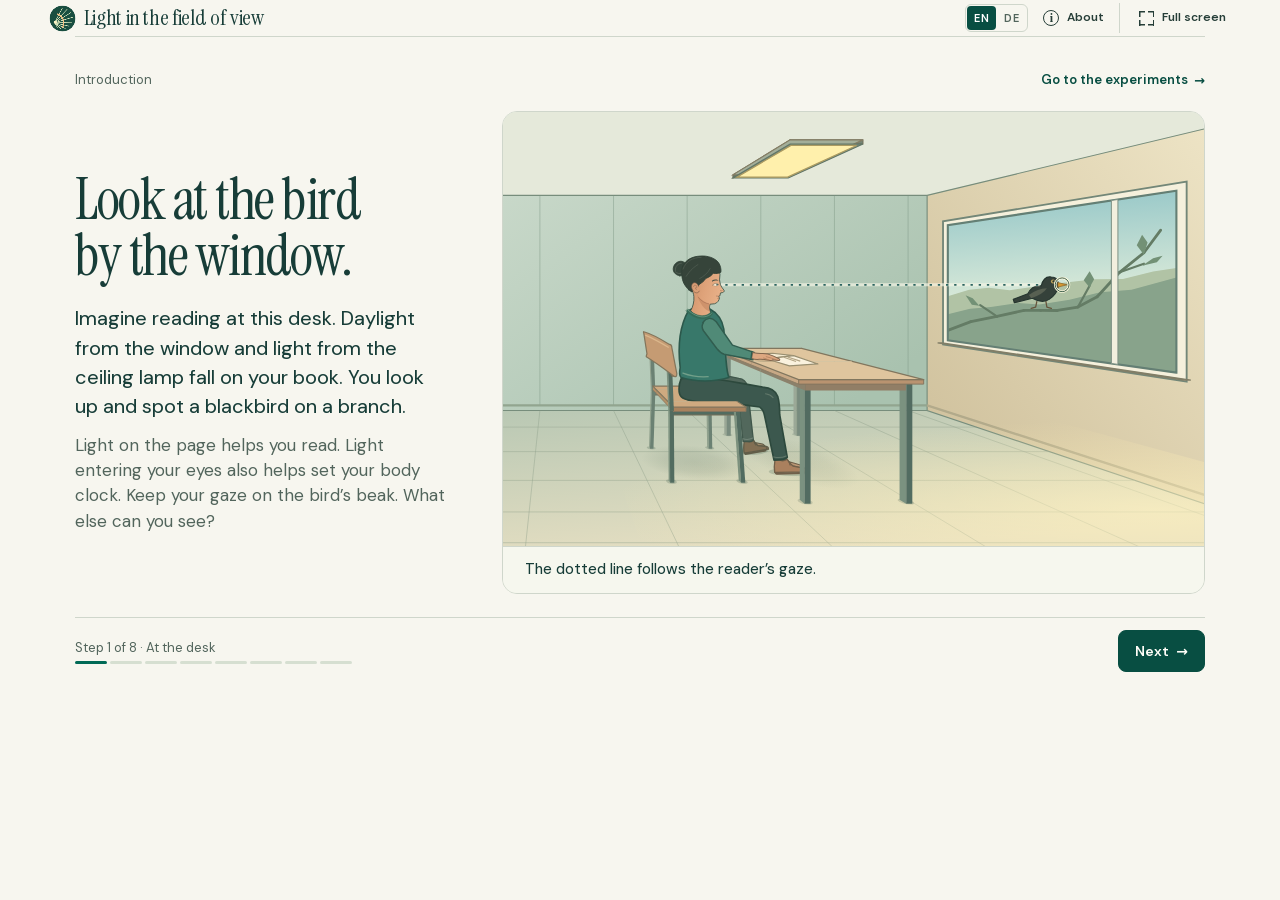
<file: index.html>
<!doctype html>
<html lang="en">
<head>
<meta charset="utf-8">
<meta name="viewport" content="width=device-width, initial-scale=1">
<meta name="author" content="Dr. Johannes Zauner">
<meta name="theme-color" content="#f8f7f1">
<meta name="description" content="Explore how the field of view affects light measurements at the eye. Five guided experiments and an open lab in an interactive model room." data-copy="content=0">
<title data-copy="t=1">Light in the field of view · Interactive room model</title>
<link rel="stylesheet" href="assets/site.css?v=c0485f5bdd77">
<link rel="stylesheet" href="assets/intro.css?v=8257a672d0e4">
</head>
<body data-edition="web">
<a class="skip" href="#main" data-copy="t=2">Skip to experiment</a>
<header class="site-head shell">
  <a class="brand" data-intro-home href="#en/intro"><canvas id="mark" width="88" height="88" aria-hidden="true"></canvas><span data-copy="t=3">Light in the field of view</span></a>
  <div class="head-actions">
    <a class="bare intro-menu-link" data-intro-home href="#en/intro" hidden>Introduction</a>
    <nav class="language-switch" aria-label="Choose language" data-copy="aria-label=4"><a href="#en" hreflang="en" lang="en" aria-label="English" data-language="en" aria-current="true">EN</a><a href="#de" hreflang="de" lang="de" aria-label="Deutsch" data-language="de">DE</a></nav>
    <button id="show-info" class="bare" aria-haspopup="dialog" aria-controls="info-dialog" data-copy="aria-label=220" aria-label="About"><span class="info-icon" aria-hidden="true">i</span><span class="action-label" data-copy="t=5">About</span></button>
    <button id="fullscreen" class="bare" aria-label="Enter full screen" data-copy="aria-label=7"><span class="expand-icon" aria-hidden="true"></span><span class="full-label" data-copy="t=8">Full screen</span></button>
  </div>
</header>
<p id="fullscreen-status" role="status" hidden></p>
<main id="guide-page" class="shell" aria-labelledby="guide-title" hidden></main>
<div class="nav-wrap" hidden><nav class="shell chapter-nav" aria-label="Choose an experiment" id="chapter-nav" data-copy="aria-label=9"></nav></div>
<main id="main" class="shell" hidden>
  <div class="intro"><h1 id="headline" tabindex="-1" data-copy="t=10">What does a sensor at the eye measure?</h1><p id="intro-text" data-copy="t=230">Compare readings with the sensor open and with a radiance hood fitted. Tilt the gaze to see which light reaches the eye.</p></div>
  <div class="studio">
    <div class="visual-column"><figure class="board" aria-labelledby="board-caption">
      <div class="board-top">
        <div class="view-tabs" role="group" aria-label="Choose a view" data-copy="aria-label=13">
          <button id="room-view" aria-pressed="true" data-copy="p0=14"><span aria-hidden="true" class="view-symbol">◇</span>Room view</button>
          <button id="cut-view" aria-pressed="false" data-copy="p0=15"><span aria-hidden="true" class="view-symbol">∠</span>Section view</button>
          <button id="sensor-view" aria-pressed="false" data-copy="p0=16"><span aria-hidden="true" class="view-symbol">◉</span>Sensor view</button>
        </div>
        <label class="ray-toggle" id="ray-control"><input id="rays" type="checkbox" checked><span class="switch" aria-hidden="true"></span><span id="rays-label" data-copy="t=17">Light paths</span></label>
      </div>
      <div class="drawing" id="drawing">
        <div id="data-status" class="data-status" role="status" hidden><span></span> <button id="retry-data" class="text-link" type="button" hidden data-copy="t=12">Try again</button></div>
        <canvas id="scene" role="img" aria-describedby="scene-description" aria-label="Interactive room section showing the sensor at the eye, light sources and incoming light" data-copy="aria-label=18"></canvas><div class="gaze-surface"><svg class="gaze-layer" id="gaze-layer" hidden><g id="gaze-control" tabindex="0" role="slider" aria-label="Gaze angle at the arrowhead" aria-orientation="vertical" aria-valuemin="-45" aria-valuemax="30" aria-valuenow="0" data-copy="aria-label=19">
          <title data-copy="t=20">Drag the arrowhead up or down to tilt the gaze</title>
          <g id="gaze-tip"><circle class="gaze-padding" r="18"></circle><path class="gaze-arrow" d="M-8 0H0 M-7 -4.5 0 0 -7 4.5"></path></g>
        </g></svg></div><button id="lens" class="lens" aria-label="Enlarge sensor view" hidden data-copy="aria-label=21"><canvas id="lens-preview" width="160" height="160" aria-hidden="true"></canvas><span data-copy="t=22">Sensor view ↗</span></button></div>
      <div class="probe-control" id="probe-control" hidden><div><label for="probe-angle" data-copy="t=23">Rotate the test ray</label><output id="probe-result" for="probe-angle"></output></div><input id="probe-angle" type="range" min="-90" max="90" step="1" value="60"><p data-copy="t=24">Rotate the ray relative to the line of sight to test which angles the sensor accepts.</p></div>
      <p id="scene-description" class="sr"></p>
      <div class="legend" id="legend" aria-label="Diagram key" data-copy="aria-label=25"><span id="pass-legend" data-copy="p0=26"><i class="key pass" aria-hidden="true"></i>detected</span><span><i class="key stop" aria-hidden="true"></i><span id="stop-key-label" data-copy="t=27">blocked</span></span><span id="gaze-legend"><i class="key gaze" aria-hidden="true"></i><span id="gaze-key-label" data-copy="t=28">drag the arrowhead</span></span><span id="bounce-legend" hidden data-copy="p0=29"><i class="key bounce" aria-hidden="true"></i>reflection point</span></div>
      <figcaption id="board-caption"></figcaption>
    </figure></div>
    <aside class="controls" id="controls" aria-label="Measurement result" data-copy="aria-label=30">
      <section class="result" id="result-section" aria-labelledby="result-title">
        <div class="result-head"><h2 id="result-title" data-copy="t=31">Light detected</h2><span class="model-tag" data-copy="t=32">Model</span></div>
        <div class="readout"><span id="percent">–</span><span class="unit" id="percent-unit">%</span></div>
        <div class="meter" id="ratio-meter" aria-hidden="true"><i id="meter-fill"></i></div>
        <p id="ratio-note" data-copy="t=33">Share of the open reading at this position.</p>
        <div class="index-pair" aria-label="Calculated illuminance at the eye in lux" data-copy="aria-label=34"><div data-copy="t=35">Open <b id="open-index">0 lx</b></div><div><span id="selected-label" data-copy="t=83">With hood</span> <b id="chosen-index">0 lx</b></div></div>
        <p id="transport-split" data-copy="t=38 p0=39">Direct <b id="value-direct">0 lx</b> · Reflected <b id="value-indirect">0 lx</b></p>
        <div class="calibration"><label for="reference-lux" data-copy="t=40">Reference in experiment 01</label><div class="reference-input"><input id="reference-lux" type="number" inputmode="decimal" step="any" min="0" value="250" aria-describedby="reference-help reference-error"><span>lx</span></div></div>
        <p id="reference-error" hidden data-copy="t=42">Enter a positive, finite value in lux.</p>
        <details id="indices"><summary data-copy="t=43">How is the reading calculated?</summary><p data-copy="t=44">The model calculates illuminance at the eye with the sensor open and with the selected attachment fitted. A bright patch contributes more than a dark one. Distance, the orientation of the patch and the angle at which light strikes the sensor also matter. The percentage is the reading with the attachment divided by the open reading for the same gaze direction.</p><p id="reference-help" data-copy="t=45">The reference sets the light level throughout the model. It is the open reading at the starting position in experiment 01, looking straight ahead with reflections on. The default is 250 lx. Changing it scales the illuminance readings in every experiment by the same factor. The percentages stay the same.</p></details>
      </section>
      <div class="scene-play"><button id="play" class="action play-button"><span class="play-icon" aria-hidden="true"></span><span id="play-label" data-copy="t=58">Play experiment</span></button>
        <div class="nav-actions"><button id="prev" class="action prev" aria-label="Previous experiment" title="Previous experiment (left arrow)" data-copy="aria-label=59 title=60">←</button><button id="next" class="action next" title="Next experiment" data-copy="title=61"><span id="next-label" data-copy="t=62">Seating position</span><span class="next-short" aria-hidden="true" data-copy="t=231">Next</span><span aria-hidden="true">→</span></button></div>
        <span id="play-status" class="play-status"></span></div>
    </aside>
    <section class="parameters" aria-labelledby="settings-heading">
      <header class="rail-header"><h2 id="settings-heading" data-copy="t=221">Room settings</h2>
        <span class="rail-key" id="fixed-key"><i class="lock-symbol" aria-hidden="true"></i><span data-copy="t=199">Fixed in this experiment</span></span>
        <button id="reset" type="button" class="icon-button" aria-label="Reset this experiment" title="Reset this experiment" data-copy="aria-label=47 title=47">↺</button></header>
      <div class="parameter-grid" id="settings">
        <div class="parameter-set" role="group" aria-label="Adjustable in every experiment" data-copy="aria-label=228">
          <div class="parameter" data-setting="mask" role="group" aria-labelledby="label-mask">
            <div class="parameter-head"><svg class="parameter-picture" id="preview-mask" viewBox="0 0 90 80" aria-hidden="true" focusable="false"></svg><div class="parameter-description">
              <h3 id="label-mask" data-copy="t=227">Field-of-view restriction</h3><span class="parameter-value" id="value-mask"></span></div>
              <span class="fixed-mark" hidden><i class="lock-symbol" aria-hidden="true"></i><span class="sr" data-copy="t=199">Fixed in this experiment</span></span></div>
            <fieldset class="mask-options"><legend class="sr" data-copy="t=197">Measurement geometry</legend>
              <div class="mask-segments">
                <label class="mask-choice" title="Open measurement" data-copy="title=96"><input type="radio" name="mask" value="0" aria-label="Open measurement" data-copy="aria-label=96"><span data-copy="t=35">Open</span></label>
                <label class="mask-choice" title="Upper shading disc" hidden data-copy="title=98"><input type="radio" name="mask" value="1" aria-label="Upper shading disc" data-copy="aria-label=98" disabled><span data-copy="t=195">Disc</span></label>
                <label class="mask-choice" title="Radiance hood" data-copy="title=100"><input type="radio" name="mask" value="2" aria-label="Radiance hood" data-copy="aria-label=100" checked><span data-copy="t=196">Radiance hood</span></label>
              </div>
            </fieldset>
          </div>
          <div class="parameter" data-setting="tilt" role="group" aria-labelledby="label-tilt">
            <div class="parameter-head"><canvas class="parameter-picture" id="pose-preview" width="216" height="192" aria-hidden="true" title="Drag to tilt the gaze" data-copy="title=207"></canvas><div class="parameter-description">
              <label for="range-tilt" id="label-tilt" data-copy="t=208">Gaze angle</label><output id="value-tilt" for="range-tilt"></output><small id="eye-height" class="parameter-detail">Eye height 1.20 m</small></div>
              <span class="fixed-mark" hidden><i class="lock-symbol" aria-hidden="true"></i><span class="sr" data-copy="t=199">Fixed in this experiment</span></span></div>
            <div class="slider-line"><input id="range-tilt" type="range" min="0" max="1" step="1" aria-describedby="help-tilt eye-height">
              <div class="slider-ends" aria-hidden="true"><span data-copy="t=204">−45° · down</span><span data-copy="t=205">+30° · up</span></div></div><span class="sr" id="help-tilt" data-copy="t=206">Angle from horizontal. The sensor and any attachment follow the eye.</span>
          </div>
          <div class="parameter" data-setting="reflect" role="group" aria-labelledby="label-reflect">
            <div class="parameter-head"><canvas class="parameter-picture" id="preview-reflect" width="216" height="192" aria-hidden="true"></canvas><div class="parameter-description">
              <h3 id="label-reflect" data-copy="t=53">Reflections</h3><span class="parameter-value" id="value-reflect"></span></div>
              <span class="fixed-mark" hidden><i class="lock-symbol" aria-hidden="true"></i><span class="sr" data-copy="t=199">Fixed in this experiment</span></span></div>
            <label class="reflection-switch"><input id="reflection-toggle" type="checkbox" checked aria-labelledby="label-reflect"><span class="switch" aria-hidden="true"></span><span id="reflection-state"></span></label>
          </div>
          <div class="parameter" data-setting="source" role="group" aria-labelledby="label-source">
            <div class="parameter-head"><canvas class="parameter-picture" id="preview-source" width="216" height="192" aria-hidden="true"></canvas><div class="parameter-description">
              <label for="wall-source" id="label-source" data-copy="t=48">Front wall light</label><span class="parameter-value" id="window-note"></span></div>
              <span class="fixed-mark" hidden><i class="lock-symbol" aria-hidden="true"></i><span class="sr" data-copy="t=199">Fixed in this experiment</span></span>
              <span id="hint-source" class="setting-hint" role="tooltip" hidden></span></div>
            <select id="wall-source" aria-describedby="window-note help-mix">
              <option value="off" data-copy="t=49">Off</option><option value="panel" data-copy="t=50">Wall panel</option><option value="window" data-copy="t=51">Diffuse daylight</option></select>
          </div>
        </div>
        <div class="parameter-set" role="group" aria-label="Experiment-specific settings" data-copy="aria-label=229">
          <div class="parameter" data-setting="eye" role="group" aria-labelledby="label-eye">
            <div class="parameter-head"><canvas class="parameter-picture" id="preview-eye" width="216" height="192" aria-hidden="true"></canvas><div class="parameter-description">
              <label for="range-eye" id="label-eye" data-copy="t=203">Seating position</label><output id="value-eye" for="range-eye"></output></div>
              <button type="button" class="fixed-mark lock-help" aria-labelledby="label-eye fixed-eye" aria-describedby="hint-eye" hidden><i class="lock-symbol" aria-hidden="true"></i><span id="fixed-eye" class="sr" data-copy="t=199">Fixed in this experiment</span></button>
              <span id="hint-eye" class="setting-hint" role="tooltip" hidden></span></div>
            <div class="slider-line"><input id="range-eye" type="range" min="0" max="1" step="1" aria-describedby="help-eye">
              <div class="slider-ends" aria-hidden="true"><span data-copy="t=200">Rear wall</span><span data-copy="t=201">Front wall</span></div></div><span class="sr" id="help-eye" data-copy="t=202">Seat distance from the rear wall. The desk and chair move together.</span>
          </div>
          <div class="parameter" data-setting="mix" role="group" aria-labelledby="label-mix">
            <div class="parameter-head"><canvas class="parameter-picture" id="preview-mix" width="216" height="192" aria-hidden="true"></canvas><div class="parameter-description">
              <label for="range-mix" id="label-mix" data-copy="t=219">Light distribution</label><output id="value-mix" for="range-mix"></output></div>
              <button type="button" class="fixed-mark lock-help" aria-labelledby="label-mix fixed-mix" aria-describedby="hint-mix" hidden><i class="lock-symbol" aria-hidden="true"></i><span class="info-icon" aria-hidden="true">i</span><span id="fixed-mix" class="sr">Luminous flux</span></button>
              <span id="hint-mix" class="setting-hint" role="tooltip" hidden><span id="help-mix"></span><span id="mix-availability" hidden></span></span></div>
            <div class="slider-line"><input id="range-mix" type="range" min="0" max="1" step="1" aria-describedby="help-mix">
              <div class="slider-ends" aria-hidden="true"><span data-copy="t=201">Front wall</span><span data-copy="t=216">Ceiling</span></div></div><p class="fixed-explanation" hidden data-copy="t=217">Constant ceiling luminance</p>
          </div>
          <div class="parameter" data-setting="lamp" role="group" aria-labelledby="label-lamp">
            <div class="parameter-head"><canvas class="parameter-picture" id="preview-lamp" width="216" height="192" aria-hidden="true"></canvas><div class="parameter-description">
              <label for="range-lamp" id="label-lamp" data-copy="t=215">Panel position</label><output id="value-lamp" for="range-lamp"></output></div>
              <button type="button" class="fixed-mark lock-help" aria-labelledby="label-lamp fixed-lamp" aria-describedby="hint-lamp" hidden><i class="lock-symbol" aria-hidden="true"></i><span id="fixed-lamp" class="sr" data-copy="t=199">Fixed in this experiment</span></button>
              <span id="hint-lamp" class="setting-hint" role="tooltip" hidden></span></div>
            <div class="slider-line"><input id="range-lamp" type="range" min="0" max="1" step="1" aria-describedby="help-lamp">
              <div class="slider-ends" aria-hidden="true"><span data-copy="t=200">Rear wall</span><span data-copy="t=201">Front wall</span></div></div><p class="fixed-explanation" hidden data-copy="t=213">The entire ceiling emits light.</p><span class="sr" id="help-lamp" data-copy="t=214">Distance from the rear wall to the centre of the 1.20 m ceiling panel.</span>
          </div>
          <div class="parameter" data-setting="size" role="group" aria-labelledby="label-size">
            <div class="parameter-head"><canvas class="parameter-picture" id="preview-size" width="216" height="192" aria-hidden="true"></canvas><div class="parameter-description">
              <label for="range-size" id="label-size" data-copy="t=212">Room size</label><output id="value-size" for="range-size"></output><small id="ceiling-height" class="parameter-detail">Ceiling height 2.80 m</small></div>
              <button type="button" class="fixed-mark lock-help" aria-labelledby="label-size fixed-size" aria-describedby="hint-size" hidden><i class="lock-symbol" aria-hidden="true"></i><span id="fixed-size" class="sr" data-copy="t=199">Fixed in this experiment</span></button>
              <span id="hint-size" class="setting-hint" role="tooltip" hidden></span></div>
            <div class="slider-line"><input id="range-size" type="range" min="0" max="1" step="1" aria-describedby="help-size ceiling-height">
              <div class="slider-ends" aria-hidden="true"><span data-copy="t=209">Small</span><span data-copy="t=210">Large</span></div></div><span class="sr" id="help-size" data-copy="t=211">Width and depth of the room.</span>
          </div>
        </div>
      </div>
      <div class="rail-foot">
        <details id="material-settings"><summary data-copy="t=54">Adjust surface reflectance</summary>
          <div id="material-grid" class="material-grid"></div><div class="glass-row"><span data-copy="t=55">Glass surface</span><strong data-copy="t=56">8% · fixed</strong></div>
          <p class="material-help" data-copy="t=57">The floor, walls, ceiling and desk scatter light in many directions. The front wall glass reflects like a mirror even with the wall light off.</p>
          <p id="materials-off" hidden data-copy="t=222">Turn on reflections to change the surface reflectance.</p></details>
        <div class="lab-tools" id="lab-tools" hidden><button id="pin" type="button" data-copy="t=223">Save setting</button><button id="restore" type="button" hidden data-copy="t=224">Restore</button><p id="saved-note" class="saved-output"></p></div>
      </div>
    </section>
  </div>
  <p id="announcement" class="sr" aria-live="polite" aria-atomic="true"></p>
  
</main>
<main id="author-page" class="shell author-page" hidden>
  <article aria-labelledby="author-heading">
    <a class="author-back" data-back-link="" href="index.html#en" data-copy="t=65">← Back to the experiments</a>
    <h1 id="author-heading" class="sr" data-copy="t=63">About the author</h1>
    <p id="author-bio" class="author-bio" tabindex="-1" data-copy="t=67">Johannes Zauner is a human biologist and lighting designer. He studies how much light reaches the eye in everyday life and how to measure that exposure.</p>
    <p data-copy="t=68">He is a postdoctoral researcher in the Translational Sensory and Circadian Neuroscience Unit (MPI / TUM / TUMCREATE) at the Technical University of Munich.</p>
    <p class="author-identifier"><a href="https://orcid.org/0000-0003-2171-4566" rel="me">ORCID iD <strong>0000-0003-2171-4566</strong></a></p>
    <section class="author-study"><h2 data-copy="t=70">The study behind the demonstrator</h2>
    <p data-copy="t=71">Together with Kai Broszio and Karin Bieske, he investigated how indoor light measurements change when a radiance hood limits the sensor to the human field of view.</p>
    <a href="https://doi.org/10.3390/clockssleep5030032" data-copy="t=72">Zauner, Broszio &amp; Bieske (2023) · Read the paper</a></section>
    <p class="author-affiliation"><a href="https://tscnlab.org/" data-copy="t=73">TSCN research group website</a></p>
  </article>
</main>
<dialog id="info-dialog" aria-labelledby="dialog-title">
  <div class="dialog-head"><h2 id="dialog-title" data-copy="t=5">About</h2><button class="icon-button close" id="close-dialog" aria-label="Close" data-copy="aria-label=74">×</button></div>
  <div class="dialog-tabs" role="tablist" aria-label="Choose a topic" data-copy="aria-label=75">
    <button type="button" id="tab-model" role="tab" data-pane="model" aria-controls="info-model" aria-selected="true" tabindex="0" data-copy="t=77">Model</button>
    <button type="button" id="tab-case" role="tab" data-pane="case" aria-controls="info-case" aria-selected="false" tabindex="-1" data-copy="t=76">Classroom study</button>
    <button type="button" id="tab-disc" role="tab" data-pane="disc" aria-controls="info-disc" aria-selected="false" tabindex="-1" data-copy="t=232">Shading disc</button>
    <button type="button" id="tab-sources" role="tab" data-pane="sources" aria-controls="info-sources" aria-selected="false" tabindex="-1" data-copy="t=78">Sources</button>
    <button type="button" id="tab-author" role="tab" data-pane="author" aria-controls="info-author" aria-selected="false" tabindex="-1" data-copy="t=225">Author</button>
    <button type="button" id="tab-ai" role="tab" data-pane="ai" aria-controls="info-ai" aria-selected="false" tabindex="-1" data-copy="t=253">AI use</button>
    <button type="button" id="tab-license" role="tab" data-pane="license" aria-controls="info-license" aria-selected="false" tabindex="-1" data-copy="t=245">License</button>
  </div>
  <div class="dialog-body">
    <section role="tabpanel" id="info-case" aria-labelledby="tab-case" data-content="case" hidden tabindex="0">
      <h3 data-copy="t=79">Two lighting scenes in the same classroom</h3>
      <p data-copy="t=80">A spectrometer measured light at eye level in a classroom. Panels supplied most of the light in the morning. Spotlights made a larger contribution in the evening. Each scene was measured twice, first with an open sensor and then with a radiance hood.</p>
      <table><caption data-copy="t=81">Melanopic EDI measured at the eye</caption><thead><tr><th scope="col" data-copy="t=82">Lighting scene</th><th scope="col" data-copy="t=35">Open</th><th scope="col" data-copy="t=83">With hood</th></tr></thead><tbody><tr><th scope="row" data-copy="t=84">Morning</th><td>242 lx</td><td>215 lx</td></tr><tr><th scope="row" data-copy="t=87">Evening</th><td>54 lx</td><td>31 lx</td></tr></tbody></table>
      <p data-copy="t=90">The hood reduced the morning reading by 11% and the evening reading by 43%. Even in the same room, the lighting scene changes which directions contribute to the reading. <a href="https://doi.org/10.3390/clockssleep5030032" target="_blank" rel="noopener noreferrer" data-copy="t=91">Zauner et al. (2023), Fig. 4, scenes 11 and 13</a></p>
      <p class="fine" data-copy="t=92">Melanopic equivalent daylight illuminance (melanopic EDI) is the illuminance of standard daylight D65 that would produce the same melanopic stimulus. The percentages in the interactive room come from the geometric teaching model.</p>
    </section>
    <section role="tabpanel" id="info-model" aria-labelledby="tab-model" data-content="model" hidden tabindex="0">
      <a class="guide-model-link" data-intro-home data-intro-label href="#en/intro">Guided introduction</a>
      <h3 data-copy="t=93">What determines the reading?</h3>
      <p data-copy="t=94">When the person looks straight ahead, the sensor at the eye sits 1.20 m above the floor. Negative angles tilt the gaze towards the desk, positive angles towards the ceiling. As the person nods, the neck moves at the shoulders and the head tilts at the top of the neck. The eye shifts slightly in space. The sensor and any attachment follow the eye. The figure uses a simplified model of this movement.</p>
      <p data-copy="t=95">Each surface patch in front of the sensor contributes according to its luminance, apparent size and angle of incidence. Light that strikes the sensor at a grazing angle contributes less.</p>
      <dl><dt data-copy="t=96">Open measurement</dt><dd data-copy="t=97">In a hemispherical measurement the sensor accepts light from the forward hemisphere, extending 90° to either side. Straight ahead is 0° elevation.</dd>
      <dt data-copy="t=100">Radiance hood</dt><dd data-copy="t=101">CIE S 026/E:2018 uses the term “radiance hood” for a baffle fitted over a sensor. It blocks light from outside the chosen field of view. Annex A.6, Table A.4 gives typical limits for low light levels indoors. They extend vertically from −70° to +50°. Horizontally, the combined field of both eyes spans 180°. These angles are relative to the current line of sight. The model follows Figure 1b of Zauner et al. for the lateral outline. Two horizontal lines bound the field in the equidistant angular diagram. This idealised boundary applies to both direct and reflected light. Figure 6d shows the slightly curved opening of the physical attachment, which accounts for shading across the entire diffuser. <a href="https://cie.co.at/publications/cie-system-metrology-optical-radiation-iprgc-influenced-responses-light-0" target="_blank" rel="noopener noreferrer" data-copy="t=102">CIE S 026/E:2018, Annex A.6</a> · <a href="https://www.mdpi.com/2624-5175/5/3/32" target="_blank" rel="noopener noreferrer" data-copy="t=103">Zauner et al. (2023), Figs. 1b and 6d</a></dd></dl>
      <details class="technical"><summary data-copy="t=104">Field of view and sensor attachment in the original study</summary><div class="mask-figures"><figure><img src="assets/figures/schema.png" alt="Polar angular diagram with straight upper and lower boundaries" data-copy="alt=105"><figcaption data-copy="t=106">Fig. 1b · Idealised angular field</figcaption></figure><figure><img src="assets/figures/aufsatz.png" alt="Schematic view through the attachment with slightly curved upper and lower edges" data-copy="alt=107"><figcaption data-copy="t=108">Fig. 6d · Geometry of the sensor attachment</figcaption></figure></div><p data-copy="t=109">Excerpts from Zauner, Broszio &amp; Bieske (2023). Red marks the accepted field in Figure 1b. Black marks the shaded area in Figure 6d. <a href="https://doi.org/10.3390/clockssleep5030032" target="_blank" rel="noopener noreferrer" data-copy="t=110">Original paper</a> · <a href="https://creativecommons.org/licenses/by/4.0/" target="_blank" rel="noopener noreferrer">CC BY 4.0</a></p></details>
      <h4 data-copy="t=112">Direct and reflected light</h4>
      <p data-copy="t=113">The ceiling panel is 1.20 m long and 0.90 m wide. The wall panel and daylight window occupy the same opening in the front wall. It is 2.60 m wide and 1.83 m high. The lower edge is level with the desktop at 72 cm, and the top is 2.55 m above the floor. Both sources emit diffuse light and give the same reading for the same luminous flux.</p>
      <p data-copy="t=114">With the front wall light off, the ceiling panel supplies all the luminous flux. Turning the wall light back on restores the previous split. In “Room size”, the luminous ceiling keeps the same luminance. Turning on the wall source adds the same output as at the starting position in experiment 01.</p>
      <p data-copy="t=115">By default, the floor diffusely reflects 20% of the incident light, the walls and desk each reflect 50%, and the ceiling reflects 80%. The glass face of the wall panel and window reflects 8% in the mirror direction. The model uses this value at all angles of incidence, based on a 4 mm sheet of uncoated clear glass. The figure and chair illustrate the seating position. <a href="https://www.pilkington.com/~/media/624A9636357741C49BEE4A3D2C76F02C.ashx" target="_blank" rel="noopener noreferrer" data-copy="t=116">Pilkington Optifloat™ Clear, technical data</a></p>
      <h4 data-copy="t=117">Illuminance and angles</h4>
      <p data-copy="t=118">Illuminance at the eye is given in lux (lx). The reference is the open hemispherical reading at the starting position in experiment 01, with a level gaze and the default reflectances. It starts at 250 lx and can be changed in the results panel. The reading with the selected attachment is also shown as a percentage of the open reading at the same position and gaze direction. Each surface contributes according to its luminance, apparent size and angle of incidence.</p>
      <p data-copy="t=119">In the sensor view, the centre is 0° and every point on the rim is 90° from the line of sight. A diameter spans 180°. The 30° and 60° rings show angular distance from the centre. In this equidistant projection, image radius is proportional to angle. The section view shows the vertical plane through the line of sight. Light from surfaces to either side also contributes to the reading.</p>
      <details class="technical"><summary data-copy="t=120">Calculation and independent checks</summary><div class="vf-notes"><p data-copy="t=121">R integrates direct light over the emitting surfaces. Each patch contributes according to its luminance, the cosine factors at source and receiver, and the inverse square of the distance. For narrow visible ceiling strips and the wall source, the model integrates analytically across the width. Along the other dimension it uses adaptive integration for the ceiling and Gaussian quadrature for the wall source.</p><p data-copy="t=122">For diffuse interreflections, deterministic ray samples give view factors between 39 surface patches. Reciprocal exchange areas are balanced to conserve energy. A finer subdivision captures the first reflection and shading by the desktop. Light falling directly on the desk from the window or wall panel can be calculated analytically even when the desk touches the wall. At the glass, R follows rays in the mirror direction. It integrates the path from source to glass to eye using a virtual image of the source and the finite glass opening. The radiosity solution includes further paths via matte surfaces and glass. The display uses values precomputed in R. Room colours identify materials and light sources. The animation samples possible light paths across the emitting surfaces. An open circle marks a reflection. The frequency of the animated paths is illustrative. The results panel gives the calculated illuminance at the eye in lux.</p>
      <h4 data-copy="t=123">Numerical comparison</h4>
<p data-copy="t=124">All values below use 250 lx for the open reference reading in experiment 01. Direct light was independently checked from the receiver side in 27 configurations. More than a million directions per configuration sample the open sensor and both attachments. The largest difference from integration over the emitting surfaces is 0.135 lx.</p>
<p data-copy="t=125">For reflected light, an independently implemented R path tracer follows two million random paths backwards from the eye per scene. Eight separate runs give the estimate and its standard error. The table shows reflected illuminance at the open sensor in lux. The same comparison was made for both attachments.</p>
<table class="verify-table"><thead><tr><th scope="col" data-copy="t=126">Scene</th><th scope="col">Radiosity</th><th scope="col" data-copy="t=128">Path tracer ± standard error</th></tr></thead><tbody>
<tr><th scope="row">4 × 3 m, −45°</th><td data-copy="t=130">109.71</td><td data-copy="t=131">109.13 ± 0.18</td></tr>
<tr><th scope="row">4 × 3 m, −35°</th><td data-copy="t=133">104.77</td><td data-copy="t=134">104.22 ± 0.26</td></tr>
<tr><th scope="row" data-copy="t=135">Reflective desk and glass</th><td data-copy="t=136">63.29</td><td data-copy="t=137">63.01 ± 0.17</td></tr>
<tr><th scope="row" data-copy="t=138">Light-coloured room, luminous ceiling</th><td data-copy="t=139">202.77</td><td data-copy="t=140">202.25 ± 0.43</td></tr>
<tr><th scope="row" data-copy="t=141">Ceiling and wall light, starting position</th><td data-copy="t=142">55.19</td><td data-copy="t=143">55.89 ± 0.32</td></tr>
<tr><th scope="row" data-copy="t=144">Wall light only</th><td data-copy="t=145">30.10</td><td data-copy="t=146">32.25 ± 0.19</td></tr>
<tr><th scope="row" data-copy="t=147">Large room, ceiling panel</th><td data-copy="t=148">2.34</td><td data-copy="t=149">2.44 ± 0.12</td></tr>
<tr><th scope="row" data-copy="t=150">Luminous ceiling, only glass reflects</th><td data-copy="t=151">1.31</td><td data-copy="t=152">1.31 ± 0.02</td></tr>
<tr><th scope="row" data-copy="t=153">Seat at the rear wall</th><td data-copy="t=154">40.19</td><td data-copy="t=155">40.44 ± 0.37</td></tr>
<tr><th scope="row" data-copy="t=156">Desk at the front wall</th><td data-copy="t=157">45.82</td><td data-copy="t=158">46.20 ± 0.32</td></tr>
<tr><th scope="row" data-copy="t=159">Wall light with the desk at the wall</th><td data-copy="t=160">92.05</td><td data-copy="t=161">93.39 ± 0.18</td></tr>
<tr><th scope="row" data-copy="t=162">Experiment 02, wall panel off</th><td data-copy="t=163">40.27</td><td data-copy="t=164">40.95 ± 0.27</td></tr>
<tr><th scope="row" data-copy="t=165">Experiment 04, wall panel off</th><td data-copy="t=166">58.13</td><td data-copy="t=167">58.35 ± 0.41</td></tr>
<tr><th scope="row" data-copy="t=168">Luminous ceiling and wall light</th><td data-copy="t=169">134.69</td><td data-copy="t=170">135.05 ± 0.25</td></tr>
<tr><th scope="row" data-copy="t=171">Ceiling panel, only glass reflects</th><td data-copy="t=172">1.79</td><td data-copy="t=173">1.82 ± 0.07</td></tr>
</tbody></table>
<p data-copy="t=174">Across 15 scenes with three sensor geometries each, the largest absolute difference is 2.16 lx (wall light only). The largest relative difference from the path tracer is 6.88% (wall light only). Even with all matte surfaces at 0%, the glass can reflect light towards the eye. The model has yet to be compared with measurements in a physical room of the same geometry.</p>

      <p data-copy="t=175 p0=176 p1=177">Generated and checked with R 4.6.1, jsonlite 2.0.0 and base64enc 0.1.6. Run <code>Rscript --vanilla modell.R modelldaten.json</code> to generate the shared model data. <code>Rscript --vanilla pfadpruefung.R modelldaten.json</code> runs the independent check.</p><div class="model-actions"><a class="text-link" id="download-r" data-copy="t=178" href="assets/model/modell.R" download="modell.R">Download R model ↓</a><a class="text-link" id="download-check" data-copy="t=179" href="assets/model/pfadpruefung.R" download="pfadpruefung.R">Download R validation script ↓</a></div></div></details>
    </section>
    <section role="tabpanel" id="info-disc" aria-labelledby="tab-disc" data-content="disc" hidden tabindex="0">
      <h3 data-copy="t=233">A shading disc for lighting design</h3>
      <p data-copy="t=234">In rooms lit from above, high ceiling lights often account for much of the light excluded by the radiance hood. A matte black disc lets a lighting designer test the contribution from those directions.</p>
      <svg class="disc-section" viewBox="0 0 420 160" role="img" aria-label="Side view with a level gaze. The disc is centred above the sensor. The line from the sensor to the rim is at +50°." data-copy="aria-label=238">
        <g class="disc-guides"><path d="M103 32V23 M237 32V23 M103 27H237 M77 43H93 M77 123H157 M82 43V123"/><path class="centreline" d="M170 43V123"/></g>
        <text x="170" y="20" text-anchor="middle" data-copy="t=239">Ø 16.8 cm</text><text x="74" y="87" text-anchor="end">10 cm</text>
        <path class="disc-body" d="M103 38H237V43H103Z"/>
        <path class="disc-edge-ray" d="M170 123 237 43"/><path class="disc-gaze" d="M170 123H376"/>
        <path class="disc-axis-tip" d="m368 119 8 4-8 4"/>
        <path class="disc-angle" d="M201 123A31 31 0 0 0 190 99"/>
        <text class="disc-angle-label" x="204" y="109">+50°</text>
        <circle class="disc-sensor" cx="170" cy="123" r="4"/><text x="170" y="145" text-anchor="middle">Sensor</text><text x="375" y="145" text-anchor="end" data-copy="t=240">Line of sight</text>
      </svg>
      <p data-copy="t=235">Aim the sensor straight ahead at eye level. Centre the horizontal disc 10 cm above the measurement point. With a diameter of 16.8 cm, its rim is at +50° as seen from the sensor. Tilt the disc and sensor together when the gaze changes.</p>
      <p data-copy="t=236">Compare Open and Disc with the gaze held steady. The difference in lux tells you how much light reaches the sensor from above +50°. The disc admits light from below. The radiance hood used by Zauner et al. also limits light from below. <a href="https://doi.org/10.3390/clockssleep5030032" target="_blank" rel="noopener noreferrer" data-copy="t=237">Zauner et al. (2023), Figs. 1 and 6</a></p>
      <div class="disc-opt-in"><label class="reflection-switch"><input id="enable-disc" type="checkbox" role="switch" autocomplete="off" aria-labelledby="disc-option-label" aria-describedby="disc-help"><span class="switch" aria-hidden="true"></span><span id="disc-option-label" data-copy="t=241">Enable the experimental disc</span></label>
        <p id="disc-help" data-copy="t=242">Adds Disc to the field-of-view choices and to playback in experiment 01.</p></div>
    </section>
    <section role="tabpanel" id="info-sources" aria-labelledby="tab-sources" data-content="sources" hidden tabindex="0">
      <h3 data-copy="t=243">Reuse and citation</h3>
      <p>Johannes Zauner (2026). <a href="https://jzauner.github.io/light_in_the_field_of_view/"><i lang="en">Light in the field of view</i></a>. <a href="CITATION.cff" download="CITATION.cff">CITATION.cff</a> · <a href="LICENSE" target="_blank" rel="noopener noreferrer" data-copy="t=244">Licence and attribution</a></p>
      <h3 data-copy="t=180">Background reading</h3>
      <p data-copy="p0=181"><strong data-copy="t=182">Diffuse light exchange.</strong> The radiosity method describes how matte surfaces exchange light. <a href="https://doi.org/10.1145/964965.808601" target="_blank" rel="noopener noreferrer">Goral et al. (1984), Modeling the Interaction of Light Between Diffuse Surfaces</a></p>
      <p data-copy="p0=184"><strong data-copy="t=185">Photometric quantities.</strong> The CIE defines the relationship between luminance, solid angle and illuminance. <a href="https://cie.co.at/eilvterm/17-21-050" target="_blank" rel="noopener noreferrer" data-copy="t=186">CIE International Lighting Vocabulary, luminance</a></p>
      <p data-copy="p0=187"><strong>CIE S 026/E:2018.</strong> This system describes how to weight optical radiation by the sensitivity of individual photoreceptors. Informative Annex A.6 discusses the spatial limits of the field of view. <a href="https://doi.org/10.25039/S026.2018" target="_blank" rel="noopener noreferrer">CIE S 026/E:2018</a></p>
      <p data-copy="p1=190"><strong>Zauner, Broszio &amp; Bieske (2023).</strong> <i lang="en">Influence of the Human Field of View on Visual and Non-Visual Quantities in Indoor Environments.</i> Figures 1 and 6 illustrate the angular limits and the design of the radiance hood. Figure 4 and Section 2.1.5 document the classroom study. Figure 5 shows measurements with different head inclinations. <a href="https://doi.org/10.3390/clockssleep5030032" target="_blank" rel="noopener noreferrer">Clocks &amp; Sleep, 5, 476–498</a></p>
      <details class="technical"><summary data-copy="t=193">Font licences</summary><p data-copy="t=194">DM Sans and Instrument Serif are used under the SIL Open Font License 1.1.</p><pre>Copyright 2014 The DM Sans Project Authors (https://github.com/googlefonts/dm-fonts)

This Font Software is licensed under the SIL Open Font License, Version 1.1.
This license is copied below, and is also available with a FAQ at:
https://scripts.sil.org/OFL


-----------------------------------------------------------
SIL OPEN FONT LICENSE Version 1.1 - 26 February 2007
-----------------------------------------------------------

PREAMBLE
The goals of the Open Font License (OFL) are to stimulate worldwide
development of collaborative font projects, to support the font creation
efforts of academic and linguistic communities, and to provide a free and
open framework in which fonts may be shared and improved in partnership
with others.

The OFL allows the licensed fonts to be used, studied, modified and
redistributed freely as long as they are not sold by themselves. The
fonts, including any derivative works, can be bundled, embedded, 
redistributed and/or sold with any software provided that any reserved
names are not used by derivative works. The fonts and derivatives,
however, cannot be released under any other type of license. The
requirement for fonts to remain under this license does not apply
to any document created using the fonts or their derivatives.

DEFINITIONS
&quot;Font Software&quot; refers to the set of files released by the Copyright
Holder(s) under this license and clearly marked as such. This may
include source files, build scripts and documentation.

&quot;Reserved Font Name&quot; refers to any names specified as such after the
copyright statement(s).

&quot;Original Version&quot; refers to the collection of Font Software components as
distributed by the Copyright Holder(s).

&quot;Modified Version&quot; refers to any derivative made by adding to, deleting,
or substituting -- in part or in whole -- any of the components of the
Original Version, by changing formats or by porting the Font Software to a
new environment.

&quot;Author&quot; refers to any designer, engineer, programmer, technical
writer or other person who contributed to the Font Software.

PERMISSION &amp; CONDITIONS
Permission is hereby granted, free of charge, to any person obtaining
a copy of the Font Software, to use, study, copy, merge, embed, modify,
redistribute, and sell modified and unmodified copies of the Font
Software, subject to the following conditions:

1) Neither the Font Software nor any of its individual components,
in Original or Modified Versions, may be sold by itself.

2) Original or Modified Versions of the Font Software may be bundled,
redistributed and/or sold with any software, provided that each copy
contains the above copyright notice and this license. These can be
included either as stand-alone text files, human-readable headers or
in the appropriate machine-readable metadata fields within text or
binary files as long as those fields can be easily viewed by the user.

3) No Modified Version of the Font Software may use the Reserved Font
Name(s) unless explicit written permission is granted by the corresponding
Copyright Holder. This restriction only applies to the primary font name as
presented to the users.

4) The name(s) of the Copyright Holder(s) or the Author(s) of the Font
Software shall not be used to promote, endorse or advertise any
Modified Version, except to acknowledge the contribution(s) of the
Copyright Holder(s) and the Author(s) or with their explicit written
permission.

5) The Font Software, modified or unmodified, in part or in whole,
must be distributed entirely under this license, and must not be
distributed under any other license. The requirement for fonts to
remain under this license does not apply to any document created
using the Font Software.

TERMINATION
This license becomes null and void if any of the above conditions are
not met.

DISCLAIMER
THE FONT SOFTWARE IS PROVIDED &quot;AS IS&quot;, WITHOUT WARRANTY OF ANY KIND,
EXPRESS OR IMPLIED, INCLUDING BUT NOT LIMITED TO ANY WARRANTIES OF
MERCHANTABILITY, FITNESS FOR A PARTICULAR PURPOSE AND NONINFRINGEMENT
OF COPYRIGHT, PATENT, TRADEMARK, OR OTHER RIGHT. IN NO EVENT SHALL THE
COPYRIGHT HOLDER BE LIABLE FOR ANY CLAIM, DAMAGES OR OTHER LIABILITY,
INCLUDING ANY GENERAL, SPECIAL, INDIRECT, INCIDENTAL, OR CONSEQUENTIAL
DAMAGES, WHETHER IN AN ACTION OF CONTRACT, TORT OR OTHERWISE, ARISING
FROM, OUT OF THE USE OR INABILITY TO USE THE FONT SOFTWARE OR FROM
OTHER DEALINGS IN THE FONT SOFTWARE.


Copyright 2022 The Instrument Serif Project Authors (https://github.com/Instrument/instrument-serif)

This Font Software is licensed under the SIL Open Font License, Version 1.1.
This license is copied below, and is also available with a FAQ at:
https://scripts.sil.org/OFL


-----------------------------------------------------------
SIL OPEN FONT LICENSE Version 1.1 - 26 February 2007
-----------------------------------------------------------

PREAMBLE
The goals of the Open Font License (OFL) are to stimulate worldwide
development of collaborative font projects, to support the font creation
efforts of academic and linguistic communities, and to provide a free and
open framework in which fonts may be shared and improved in partnership
with others.

The OFL allows the licensed fonts to be used, studied, modified and
redistributed freely as long as they are not sold by themselves. The
fonts, including any derivative works, can be bundled, embedded, 
redistributed and/or sold with any software provided that any reserved
names are not used by derivative works. The fonts and derivatives,
however, cannot be released under any other type of license. The
requirement for fonts to remain under this license does not apply
to any document created using the fonts or their derivatives.

DEFINITIONS
&quot;Font Software&quot; refers to the set of files released by the Copyright
Holder(s) under this license and clearly marked as such. This may
include source files, build scripts and documentation.

&quot;Reserved Font Name&quot; refers to any names specified as such after the
copyright statement(s).

&quot;Original Version&quot; refers to the collection of Font Software components as
distributed by the Copyright Holder(s).

&quot;Modified Version&quot; refers to any derivative made by adding to, deleting,
or substituting -- in part or in whole -- any of the components of the
Original Version, by changing formats or by porting the Font Software to a
new environment.

&quot;Author&quot; refers to any designer, engineer, programmer, technical
writer or other person who contributed to the Font Software.

PERMISSION &amp; CONDITIONS
Permission is hereby granted, free of charge, to any person obtaining
a copy of the Font Software, to use, study, copy, merge, embed, modify,
redistribute, and sell modified and unmodified copies of the Font
Software, subject to the following conditions:

1) Neither the Font Software nor any of its individual components,
in Original or Modified Versions, may be sold by itself.

2) Original or Modified Versions of the Font Software may be bundled,
redistributed and/or sold with any software, provided that each copy
contains the above copyright notice and this license. These can be
included either as stand-alone text files, human-readable headers or
in the appropriate machine-readable metadata fields within text or
binary files as long as those fields can be easily viewed by the user.

3) No Modified Version of the Font Software may use the Reserved Font
Name(s) unless explicit written permission is granted by the corresponding
Copyright Holder. This restriction only applies to the primary font name as
presented to the users.

4) The name(s) of the Copyright Holder(s) or the Author(s) of the Font
Software shall not be used to promote, endorse or advertise any
Modified Version, except to acknowledge the contribution(s) of the
Copyright Holder(s) and the Author(s) or with their explicit written
permission.

5) The Font Software, modified or unmodified, in part or in whole,
must be distributed entirely under this license, and must not be
distributed under any other license. The requirement for fonts to
remain under this license does not apply to any document created
using the Font Software.

TERMINATION
This license becomes null and void if any of the above conditions are
not met.

DISCLAIMER
THE FONT SOFTWARE IS PROVIDED &quot;AS IS&quot;, WITHOUT WARRANTY OF ANY KIND,
EXPRESS OR IMPLIED, INCLUDING BUT NOT LIMITED TO ANY WARRANTIES OF
MERCHANTABILITY, FITNESS FOR A PARTICULAR PURPOSE AND NONINFRINGEMENT
OF COPYRIGHT, PATENT, TRADEMARK, OR OTHER RIGHT. IN NO EVENT SHALL THE
COPYRIGHT HOLDER BE LIABLE FOR ANY CLAIM, DAMAGES OR OTHER LIABILITY,
INCLUDING ANY GENERAL, SPECIAL, INDIRECT, INCIDENTAL, OR CONSEQUENTIAL
DAMAGES, WHETHER IN AN ACTION OF CONTRACT, TORT OR OTHERWISE, ARISING
FROM, OUT OF THE USE OR INABILITY TO USE THE FONT SOFTWARE OR FROM
OTHER DEALINGS IN THE FONT SOFTWARE.
</pre></details>
    </section>
    <section role="tabpanel" id="info-author" aria-labelledby="tab-author" data-content="author" hidden tabindex="0">
      <div id="info-biography"></div>
      <a data-author-link="" class="author-permalink" href="author.html#en" data-copy="t=226">Author page permalink</a>
    </section>
    <section role="tabpanel" id="info-ai" aria-labelledby="tab-ai" data-content="ai" hidden tabindex="0">
      <h3 data-copy="t=254">Declaration of generative AI use</h3>
      <p data-copy="t=255">The author used Codex (OpenAI) to assist with software development and testing, the creation of interactive figures and animations, and the drafting and revision of the English and German texts for Light in the field of view.</p>
      <p data-copy="t=256">The author defined the learning objectives and experimental scenarios, reviewed the AI-assisted material and takes responsibility for the published content, including the scientific interpretation of the model results.</p>
      <dl>
        <dt data-copy="t=257">AI model</dt><dd>GPT-6.2 Astra</dd>
        <dt data-copy="t=258">Reasoning level</dt><dd lang="en">Max</dd>
      </dl>
    </section>
    <section role="tabpanel" id="info-license" aria-labelledby="tab-license" data-content="license" hidden tabindex="0">
      <h3>CC BY 4.0</h3>
      <p data-copy="t=246">Johannes Zauner licenses the original teaching text, illustrations, animations and published model data under Creative Commons Attribution 4.0 International.</p>
      <p data-copy="t=247">You may share and adapt these materials, including for commercial use. Credit Johannes Zauner, link to the demonstrator and the license, and indicate any changes.</p>
      <h4 data-copy="t=248">Suggested credit</h4>
      <p class="license-credit">© 2026 Johannes Zauner. <cite lang="en">Light in the field of view</cite>.<br>
        <a href="https://jzauner.github.io/light_in_the_field_of_view/">https://jzauner.github.io/light_in_the_field_of_view/</a><br>
        CC BY 4.0 · <a rel="license" href="https://creativecommons.org/licenses/by/4.0/">https://creativecommons.org/licenses/by/4.0/</a></p>
      <h4 data-copy="t=249">Code and third-party material</h4>
      <p data-copy="t=250">The original code uses BSD with Attribution. The fonts use the SIL Open Font License 1.1 and the pako library uses the MIT license.</p>
      <p data-copy="t=251">When reusing the visual-field curves or figure excerpts from the 2023 study, credit all three authors. <a href="https://doi.org/10.3390/clockssleep5030032">Johannes Zauner, Kai Broszio &amp; Karin Bieske (2023)</a></p>
      <p><a href="LICENSE" download="LICENSE.txt" data-copy="t=252">Download the full license and notices</a></p>
    </section>
  </div>
</dialog>
<noscript lang="en">Enable JavaScript to use the interactive experiments.</noscript>
<script src="assets/copy.js?v=60744be36901"></script>
<script src="assets/locale.js?v=69178f8273f6"></script>
<script src="assets/intro-eyes.js?v=c4a56752289e"></script>
<script src="assets/intro-meter.js?v=8627136d4159"></script>
<script src="assets/intro-shell.js?v=8cb06af78d02"></script>
<script src="assets/pako-inflate.min.js"></script>
<script src="assets/data/model.js"></script>
<script src="assets/data/seat-index.js?v=946b31247dc5"></script>
<script src="assets/app.js?v=6b490afeefd1"></script>
<script src="assets/render.js?v=d41402377b37"></script>
<script src="assets/experiment-tour.js?v=d5f1472d3789"></script>
<script src="assets/start.js?v=6c34f69909fa"></script>
</body></html>
</file>
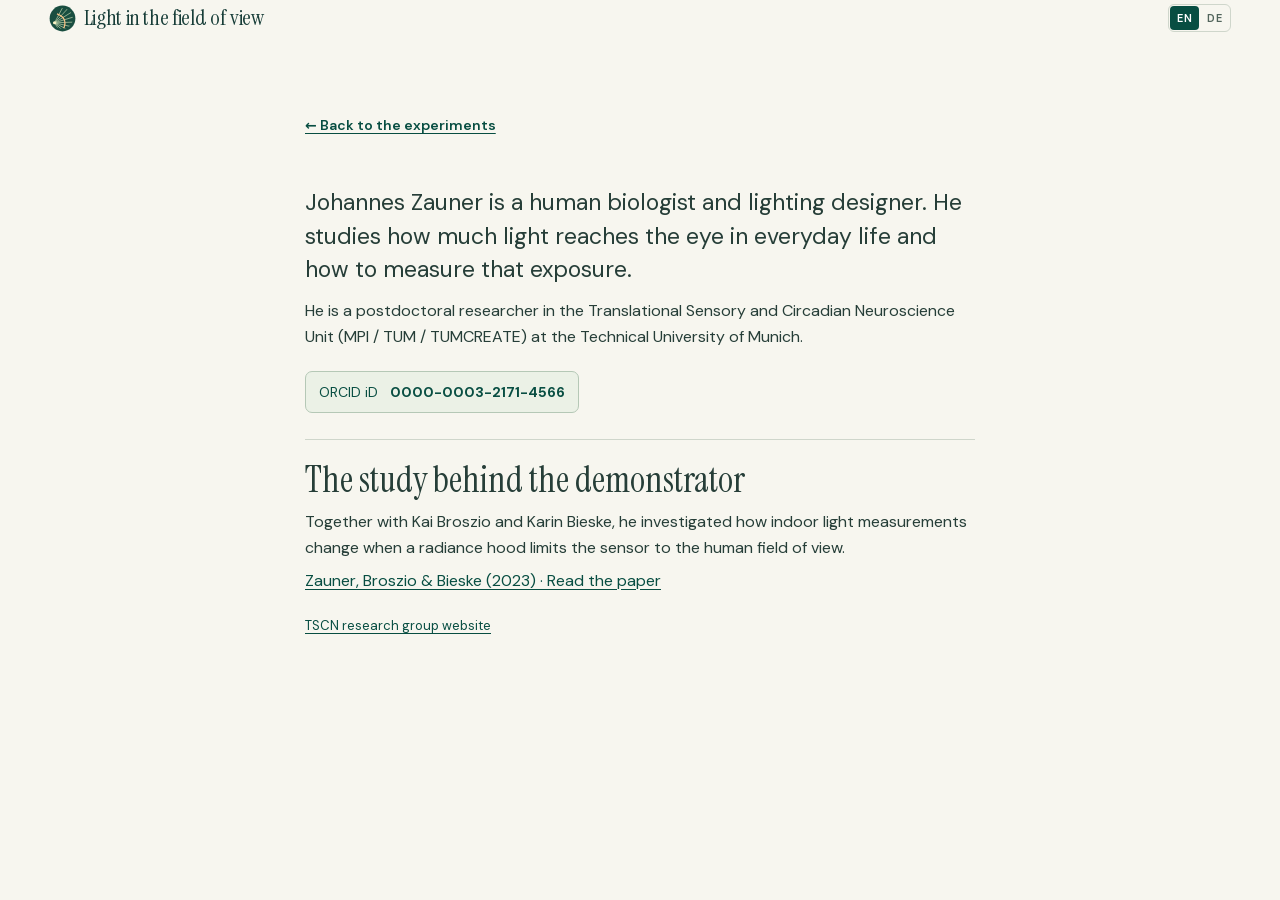
<file: author.html>
<!doctype html>
<html lang="en">
<head>
<meta charset="utf-8">
<meta name="viewport" content="width=device-width, initial-scale=1">
<meta name="author" content="Dr. Johannes Zauner">
<meta name="theme-color" content="#f8f7f1">
<meta name="description" content="Johannes Zauner is a human biologist and lighting designer. He studies how much light reaches the eye in everyday life and how to measure that exposure." data-copy="content=67">
<title>Author · Light in the field of view</title>
<link rel="stylesheet" href="assets/site.css?v=c0485f5bdd77">
</head>
<body data-edition="author" class="show-author">
<a class="skip" href="#author-bio" data-copy="t=66">Skip to biography</a>
<header class="site-head shell">
  <div class="brand"><img id="mark" width="88" height="88" aria-hidden="true" src="assets/figures/mark.svg" alt="" class="brand-mark"><span data-copy="t=3">Light in the field of view</span></div>
  <div class="head-actions">
    <nav class="language-switch" aria-label="Choose language" data-copy="aria-label=4"><a href="#en" hreflang="en" lang="en" aria-label="English" data-language="en" aria-current="true">EN</a><a href="#de" hreflang="de" lang="de" aria-label="Deutsch" data-language="de">DE</a></nav>
    </div>
</header>
<main id="author-page" class="shell author-page">
  <article aria-labelledby="author-heading">
    <a class="author-back" data-back-link="" href="index.html#en" data-copy="t=65">← Back to the experiments</a>
    <h1 id="author-heading" class="sr" data-copy="t=63">About the author</h1>
    <p id="author-bio" class="author-bio" tabindex="-1" data-copy="t=67">Johannes Zauner is a human biologist and lighting designer. He studies how much light reaches the eye in everyday life and how to measure that exposure.</p>
    <p data-copy="t=68">He is a postdoctoral researcher in the Translational Sensory and Circadian Neuroscience Unit (MPI / TUM / TUMCREATE) at the Technical University of Munich.</p>
    <p class="author-identifier"><a href="https://orcid.org/0000-0003-2171-4566" rel="me">ORCID iD <strong>0000-0003-2171-4566</strong></a></p>
    <section class="author-study"><h2 data-copy="t=70">The study behind the demonstrator</h2>
    <p data-copy="t=71">Together with Kai Broszio and Karin Bieske, he investigated how indoor light measurements change when a radiance hood limits the sensor to the human field of view.</p>
    <a href="https://doi.org/10.3390/clockssleep5030032" data-copy="t=72">Zauner, Broszio &amp; Bieske (2023) · Read the paper</a></section>
    <p class="author-affiliation"><a href="https://tscnlab.org/" data-copy="t=73">TSCN research group website</a></p>
  </article>
</main>
<script src="assets/copy.js?v=60744be36901"></script>
<script src="assets/locale.js?v=69178f8273f6"></script>
</body></html>
</file>
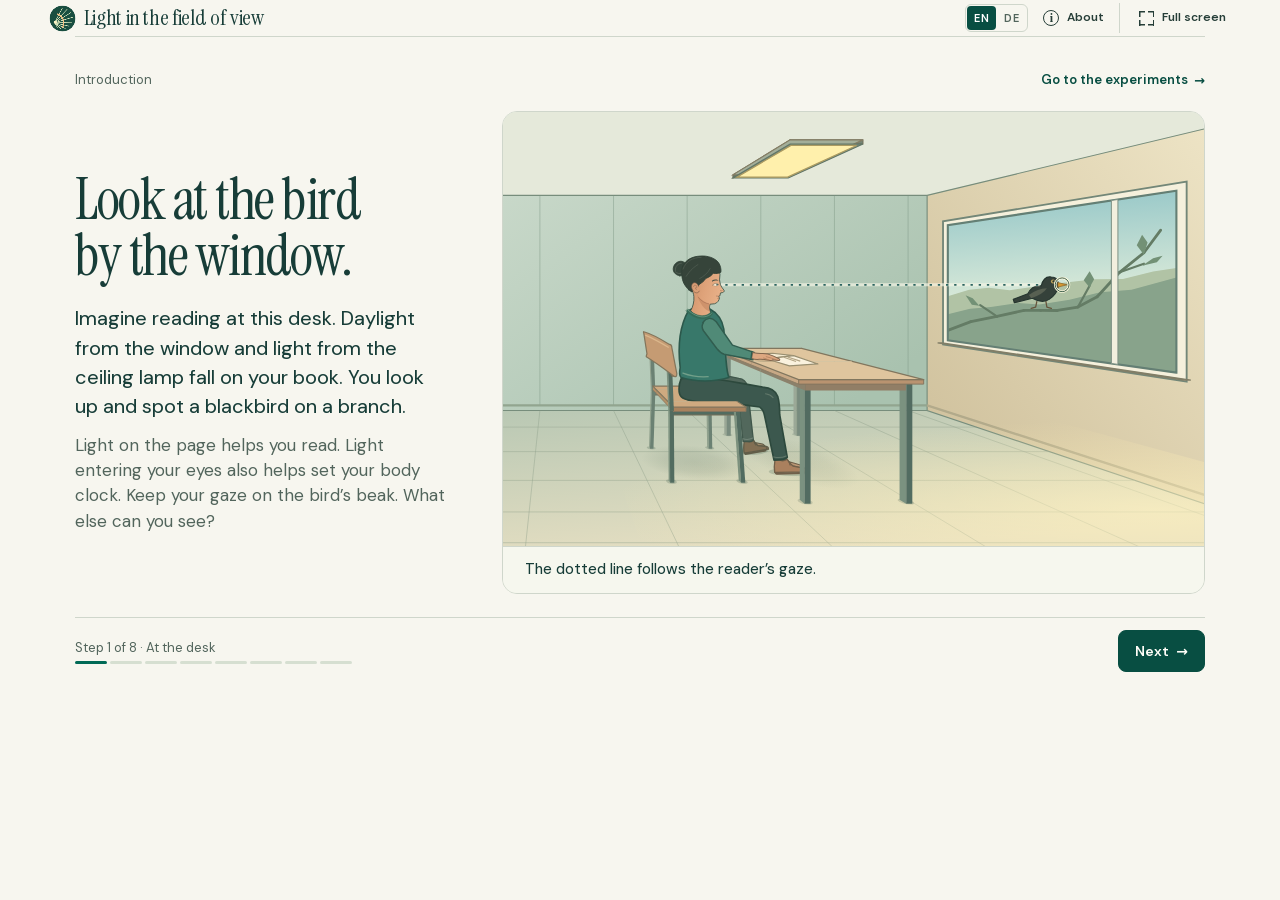
<file: intro-eyes.html>
<!doctype html>
<html lang="en">
<head>
<meta charset="utf-8">
<meta name="viewport" content="width=device-width, initial-scale=1">
<meta name="author" content="Dr. Johannes Zauner">
<meta name="theme-color" content="#f8f7f1">
<title>Introduction · Light in the field of view</title>
<link rel="stylesheet" href="assets/site.css?v=c0485f5bdd77">
<link rel="stylesheet" href="assets/intro.css?v=8257a672d0e4">
</head>
<body data-edition="intro">
<a class="skip" href="#guide-title">Skip to introduction</a>
<header class="site-head shell">
  <a class="brand" data-intro-home href="#en/intro"><img class="brand-mark" src="assets/figures/mark.svg" width="27" height="27" alt=""><span data-copy="t=3">Light in the field of view</span></a>
  <div class="head-actions">
    <nav class="language-switch" aria-label="Choose language" data-copy="aria-label=4"><a href="#en" lang="en" hreflang="en" aria-label="English" data-language="en">EN</a><a href="#de" lang="de" hreflang="de" aria-label="Deutsch" data-language="de">DE</a></nav>
    <button id="fullscreen" class="bare" aria-label="Enter full screen" data-copy="aria-label=7"><span class="expand-icon" aria-hidden="true"></span><span class="full-label" data-copy="t=8">Full screen</span></button>
  </div>
</header>
<p id="fullscreen-status" role="status" hidden></p>
<main id="guide-page" class="shell" aria-labelledby="guide-title"></main>
<noscript>Enable JavaScript for the guided introduction.</noscript>
<script src="assets/copy.js?v=60744be36901"></script>
<script src="assets/locale.js?v=69178f8273f6"></script>
<script src="assets/intro-eyes.js?v=c4a56752289e"></script>
<script src="assets/intro-meter.js?v=8627136d4159"></script>
<script src="assets/intro-shell.js?v=8cb06af78d02"></script>
</body>
</html>
</file>
<file: assets/site.css>
@font-face{font-family:DM Sans;src:url(fonts/dm-sans.woff2) format("woff2");font-weight:400 750;font-style:normal;font-display:swap}
@font-face{font-family:Instrument Serif;src:url(fonts/instrument-serif.woff2) format("woff2");font-style:normal;font-weight:400;font-display:swap}
:root{color-scheme:light;--paper:#f7f6ef;--panel:#fffefa;--ink:#173d38;--text:#263e38;--sub:#52655c;--line:#cfd6cb;--green:#006a56;--green-dark:#084e42;--light:#e5eee2;--terra:#a54b34;--serif:"Instrument Serif",Georgia,serif;--sans:"DM Sans",system-ui,sans-serif}
*{box-sizing:border-box}body{margin:0;background:var(--paper);color:var(--text);font:16px/1.45 var(--sans);-webkit-font-smoothing:antialiased}button,input,select{font:inherit}button{cursor:pointer;color:inherit}button,select,input{touch-action:manipulation}button:focus-visible,summary:focus-visible,a:focus-visible,input:focus-visible,select:focus-visible{outline:3px solid #007f83;outline-offset:3px}button{border:0;background:none}button:disabled{cursor:default}button,summary,select,a,input{-webkit-tap-highlight-color:transparent}button:hover:not(:disabled),summary:hover{color:var(--green)}a{color:var(--green-dark);text-underline-offset:2px}h1,h2,h3,h4,p,figure{margin:0}.shell{width:min(1404px,calc(100% - clamp(36px,7.6vw,124px)));margin-inline:auto}.skip,.sr{position:absolute;width:1px;height:1px;overflow:hidden;clip-path:inset(50%);white-space:nowrap}.skip:focus{position:fixed;z-index:10;left:15px;top:10px;background:white;width:auto;height:auto;padding:10px;clip-path:none}
.site-head{display:flex;align-items:center;justify-content:space-between;gap:22px;padding:19px 0 18px}.brand{display:flex;align-items:center;gap:12px;font-family:var(--serif);font-size:clamp(24px,2.1vw,34px);line-height:1;letter-spacing:-.016em;color:var(--ink)}.brand canvas{width:44px;height:44px;display:block}.head-actions{display:flex;align-items:center;gap:18px}.bare{display:inline-flex;align-items:center;justify-content:center;gap:8px;min-height:38px;font-size:14px;font-weight:600;padding:4px 5px}.bare+.bare{border-left:1px solid var(--line);padding-left:19px}.info-icon{display:inline-flex;width:16px;height:16px;border:1.5px solid currentColor;border-radius:50%;align-items:center;justify-content:center;font:bold 12px Georgia,serif}.expand-icon{width:15px;height:15px;display:inline-block;background:linear-gradient(currentColor,currentColor) 0 0/6px 1.5px,linear-gradient(currentColor,currentColor) 0 0/1.5px 6px,linear-gradient(currentColor,currentColor) 100% 0/6px 1.5px,linear-gradient(currentColor,currentColor) 100% 0/1.5px 6px,linear-gradient(currentColor,currentColor) 0 100%/6px 1.5px,linear-gradient(currentColor,currentColor) 0 100%/1.5px 6px,linear-gradient(currentColor,currentColor) 100% 100%/6px 1.5px,linear-gradient(currentColor,currentColor) 100% 100%/1.5px 6px;background-repeat:no-repeat}
.nav-wrap{border-block:1px solid var(--line);background:#f1f2ea}.chapter-nav{display:grid;grid-template-columns:repeat(5,minmax(0,1fr)) minmax(125px,.95fr)}.chapter-nav button{position:relative;text-align:left;display:flex;justify-content:center;gap:9px;align-items:center;min-height:48px;padding:8px 5px;font-size:clamp(12px,1.12vw,15px);font-weight:550;color:#516056;white-space:nowrap}.chapter-nav button[aria-current="step"]{color:var(--green-dark);background:#e2ecdf;font-weight:700}.chapter-nav button[aria-current="step"]::after{content:"";position:absolute;bottom:-1px;left:0;right:0;height:3px;background:var(--green)}.chapter-nav button:last-child{border-left:1px solid var(--line)}.chapter-num{font-variant-numeric:tabular-nums;font-size:.78em;letter-spacing:.055em;color:#65796b}.chapter-nav button[aria-current="step"] .chapter-num{color:var(--green)}
.intro{padding:clamp(20px,2.25vw,36px) 0 clamp(18px,1.65vw,28px)}h1{font:400 clamp(41px,4.1vw,66px)/1.01 var(--serif);color:var(--ink);letter-spacing:-.03em;text-wrap:balance}h1:focus{outline:none}.intro p{color:var(--sub);font-size:clamp(15px,1.22vw,18px);margin-top:9px;max-width:90ch}
.studio{display:grid;grid-template-columns:minmax(0,2.03fr) minmax(290px,.94fr);gap:clamp(16px,1.75vw,28px);align-items:start}.board,.controls{border:1px solid var(--line);border-radius:16px;overflow:hidden}.board{background:radial-gradient(ellipse at 66% 30%,#f4f5e9 0%,#edf0e5 57%,#e6ece0 100%);position:relative}.board-top{position:relative;display:flex;align-items:center;justify-content:space-between;gap:12px;padding:15px 18px 0;z-index:1}.view-tabs,.dialog-tabs{display:inline-flex;background:#e3e8dc;border:1px solid #c8d2c3;border-radius:8px;padding:3px;gap:2px}.view-tabs button{display:flex;align-items:center;gap:6px;min-height:30px;padding:3px 11px;font-size:13px;font-weight:600;color:#526056;border-radius:5px}.view-tabs button[aria-pressed="true"],.dialog-tabs button[aria-pressed="true"]{background:var(--panel);color:var(--ink);box-shadow:0 1px 3px #2b49331c}.view-symbol{font:600 17px/1 var(--sans)}.ray-toggle{display:flex;align-items:center;gap:7px;position:relative;cursor:pointer;font-size:13px;color:var(--ink);font-weight:550;min-height:36px}.ray-toggle input{clip-path:inset(50%);position:absolute;width:1px;height:1px}.ray-toggle input:focus-visible+.switch{outline:3px solid #007f83;outline-offset:3px}.switch{position:relative;width:27px;height:16px;border-radius:9px;background:#849287;flex:none}.switch::after{content:"";position:absolute;top:3px;left:3px;width:10px;height:10px;background:#fffef8;border-radius:50%}.ray-toggle input:checked+.switch{background:var(--green)}.ray-toggle input:checked+.switch::after{transform:translateX(11px)}.drawing{height:clamp(282px,27vw,414px);position:relative;margin:0 4px}.drawing canvas{position:absolute;inset:0;width:100%;height:100%;display:block}.legend{display:flex;align-items:center;justify-content:center;gap:clamp(12px,2.3vw,35px);padding:5px 10px 14px;flex-wrap:wrap}.legend span{display:inline-flex;align-items:center;gap:7px;font-size:12px;color:#495c51}.key{height:0;width:25px;border-top:2px solid var(--green);position:relative}.key.pass::after{content:"";position:absolute;width:5px;height:5px;border-radius:50%;background:var(--green);top:-3.5px;right:3px}.key.stop{border-top:2px dashed var(--terra)}.key.stop::after{content:"×";position:absolute;right:-2px;top:-10px;font-weight:700;color:var(--terra);line-height:15px;background:#eaeee2}.key.gaze{border-top:1px dashed #415a61}.key.gaze::after{content:"";position:absolute;right:0;top:-3px;width:4px;height:4px;border-right:1px solid #415a61;border-top:1px solid #415a61;transform:rotate(45deg)}figcaption{border-top:1px solid #cdd5c8;background:#f7f8ef;padding:12px 18px;color:#354e43;font-size:14px;line-height:1.45;min-height:45px}figcaption strong{font-weight:680;color:#244c40}
.controls{background:var(--panel)}.parameters{padding:17px 20px 16px}.section-head,.result-head{display:flex;align-items:center;justify-content:space-between;gap:10px}.section-head{margin-bottom:11px}.section-head h2,.result h2{font:650 clamp(17px,1.36vw,21px)/1.2 var(--sans);letter-spacing:-.025em;color:var(--ink)}.icon-button{display:inline-grid;place-items:center;width:31px;height:31px;padding:0;border-radius:50%;border:1px solid var(--line);font:22px/1 system-ui;color:#4c6256}.icon-button:hover{background:#edf1e6}.mask-options{border:0;margin:0;padding:0;display:grid;gap:6px}.mask-choice{position:relative;display:grid;grid-template-columns:30px 1fr 15px;align-items:center;gap:9px;padding:8px 11px;border:1px solid #d4dbce;border-radius:9px;cursor:pointer;background:#fffefa;min-height:50px}.mask-choice:has(input:checked){border:1px solid #367967;background:#e9f1e5}.mask-choice:has(input:focus-visible){outline:3px solid #007f83;outline-offset:2px}.mask-choice input{position:absolute;opacity:0;width:1px;height:1px}.mask-choice canvas{width:29px;height:29px}.mask-choice strong,.mask-choice small{display:block}.mask-choice strong{font-size:14px;font-weight:650;line-height:1.25}.mask-choice small{font-size:12px;line-height:1.35;color:#52665a;margin-top:2px}.radio-dot{width:13px;height:13px;border:1px solid #88978b;border-radius:50%}.mask-choice input:checked~.radio-dot{background:var(--green);border:3px solid #e9f1e5;outline:1px solid var(--green)}
.result{padding:15px 20px 14px;border-top:1px solid var(--line);background:#edf2e7}.result h2{font-size:16px}.model-tag{font-size:11px;text-transform:uppercase;letter-spacing:.11em;color:#536d5d;font-weight:650}.readout{font:400 clamp(54px,4.5vw,73px)/.97 var(--serif);letter-spacing:-.025em;color:var(--green-dark);margin:7px 0 8px;font-variant-numeric:lining-nums tabular-nums}.readout .unit{font-size:.56em;margin-left:4px}.meter{height:7px;border-radius:5px;overflow:hidden;background:repeating-linear-gradient(128deg,#e5c4b1 0 3px,#efd9c8 3px 6px)}.meter i{display:block;height:100%;background:var(--green);width:0}.result p{font-size:12px;line-height:1.4;color:#476052;margin-top:6px}details summary{cursor:pointer;min-height:27px;line-height:27px;font-size:12px;font-weight:650;color:#345647}#indices{border-top:1px solid #ced9cb;margin-top:10px;padding-top:3px}.index-pair{display:flex;gap:10px;margin:4px 0}.index-pair div{flex:1 1 auto;padding:5px 8px;background:#f9fbf4;border:1px solid #d7dfd2;border-radius:5px;font-size:12px;display:flex;align-items:baseline;justify-content:space-between;gap:3px}.index-pair b{font-size:15px}.range-group+.range-group{margin-top:14px}.range-label{display:flex;justify-content:space-between;align-items:baseline;gap:9px;font-size:14px;font-weight:650}.range-label output{font-size:14px;color:var(--green-dark);font-variant-numeric:tabular-nums;white-space:nowrap}.range-group input{display:block;width:100%;margin:6px 0 0;height:23px;accent-color:var(--green);cursor:pointer}.range-ends{display:flex;justify-content:space-between;gap:10px;color:#637166;font-size:12px}.range-note{margin:11px 0 0;color:var(--sub);font-size:13px;line-height:1.45}.mask-select{display:flex;align-items:center;flex-wrap:wrap;justify-content:space-between;gap:6px;margin-top:14px;padding-top:11px;border-top:1px solid var(--line);font-size:13px;font-weight:600}.mask-select select{max-width:100%;color:var(--ink);background:#f4f6ee;border:1px solid var(--line);border-radius:5px;padding:5px;font-size:13px}.lab-tools{display:flex;align-items:center;flex-wrap:wrap;gap:8px;margin-top:12px}.lab-tools button,.text-link{font-size:13px;text-decoration:underline;text-underline-offset:3px;color:var(--green-dark);padding:4px 0}.saved-output{font-size:12px;color:var(--sub);margin-top:7px}
.action{display:inline-flex;justify-content:center;align-items:center;gap:10px;border:1px solid #bccabe;border-radius:8px;padding:10px 16px;min-height:42px;font-size:14px;font-weight:650;line-height:1.2}.action:hover{background:#e9ede2}.play-button{background:#fffef9}.play-icon{width:0;height:0;border-top:5px solid transparent;border-bottom:5px solid transparent;border-left:8px solid var(--green-dark)}.playing .play-icon{width:8px;height:10px;border:0;border-left:3px solid var(--green-dark);border-right:3px solid var(--green-dark)}.play-status{font-size:12px;color:var(--sub)}.nav-actions{display:flex;gap:7px;margin-left:auto}.next{background:var(--green-dark);color:#fffef8;border-color:var(--green-dark)}.next:hover:not(:disabled){background:#073e35;color:white}.next span:last-child,.prev{font-size:19px}.prev{padding-inline:12px;line-height:1}.prev:disabled{opacity:.33}.next span:first-child{font-size:14px}footer{margin-top:20px;padding:12px 0 22px;border-top:1px solid var(--line);display:flex;align-items:center;justify-content:space-between;gap:10px;color:#57695e;font-size:12px}.source-button{display:inline-flex;align-items:center;gap:7px;padding:4px 0;font-size:13px;font-weight:550;text-align:left}.book-icon{font-size:17px}
dialog{width:min(680px,calc(100% - 28px));max-height:min(86dvh,800px);padding:0;overflow:auto;border:1px solid #bdc9bb;border-radius:16px;background:var(--panel);color:var(--text);box-shadow:0 20px 90px #17392f40}dialog::backdrop{background:#19392f68}.dialog-head{display:flex;align-items:center;justify-content:space-between;padding:21px 24px 12px;gap:15px}.dialog-head h2{font:400 39px/1.05 var(--serif);color:var(--ink)}.close{font-size:23px}.dialog-tabs{margin:0 24px 5px;max-width:calc(100% - 48px)}.dialog-tabs button{border-radius:5px;padding:6px 12px;font-size:13px;font-weight:600}.dialog-body{padding:15px 24px 24px}.dialog-body h3{font:400 30px/1.1 var(--serif);color:var(--ink);margin-bottom:12px}.dialog-body p,.dialog-body dd{font-size:15px;line-height:1.55;margin-bottom:12px}.dialog-body p:last-child{margin-bottom:0}.dialog-body h4,.dialog-body dt{font-size:15px;font-weight:700;color:var(--ink);margin:15px 0 3px}.dialog-body dd{margin:0}.dialog-body dl{margin:0 0 15px}.dialog-body table{border-collapse:collapse;width:100%;font-size:15px;font-variant-numeric:tabular-nums;margin:17px 0}.dialog-body caption{text-align:left;font-weight:650;margin:0 0 6px}.dialog-body th,.dialog-body td{padding:8px 10px;border-bottom:1px solid var(--line);text-align:right}.dialog-body th:first-child{text-align:left}.dialog-body thead th{font-weight:550;color:var(--sub);background:#edf2e8}.dialog-body .fine{color:var(--sub);font-size:13px}.technical{border-top:1px solid var(--line);margin-top:14px;padding-top:4px}.technical summary{font-size:14px}.technical code{overflow-wrap:anywhere}.technical pre{white-space:pre-wrap;font-size:11px}.text-link{font-weight:650}noscript{display:block;padding:16px}
@media(min-width:1600px){.drawing{height:450px}}
@media(max-width:990px){.shell{width:calc(100% - 36px)}.studio{grid-template-columns:minmax(0,1.7fr) minmax(270px,1fr);gap:12px}.parameters,.result{padding-inline:14px}.drawing{height:300px}.board-top{padding:11px 11px 0}.chapter-nav{grid-template-columns:repeat(5,minmax(0,1fr)) minmax(108px,.95fr)}.chapter-nav button{gap:5px}.legend{gap:12px}figcaption{padding:10px 12px}}
@media(max-width:740px){.shell{width:calc(100% - 28px)}.site-head{padding-block:12px;gap:8px}.brand{gap:7px}.brand canvas{width:35px;height:35px}.head-actions{gap:4px}.bare{font-size:12px;gap:5px}.bare+.bare{padding-left:10px}.full-label{display:none}.intro{padding:20px 0 15px}.intro h1{font-size:clamp(37px,7vw,49px)}.intro p{font-size:14px;line-height:1.4}.studio{grid-template-columns:1fr;gap:12px}.chapter-nav{display:flex;width:100%;padding:0 12px;overflow:auto;scrollbar-width:thin}.chapter-nav button{flex:0 0 auto;padding:8px 10px;min-height:41px;font-size:12px}.chapter-nav button:last-child{margin-left:5px}.drawing{height:clamp(253px,53vw,362px)}.board,.controls{border-radius:12px}.controls{display:grid;grid-template-columns:1.15fr 1fr}.result{border-top:0;border-left:1px solid var(--line);padding-top:16px}.parameters{padding:12px}.action{padding:9px 12px;font-size:13px}.play-status{order:3;flex-basis:100%}.play-status:empty{display:none}.readout{font-size:51px}.section-head h2,.result h2{font-size:16px}.legend{padding-bottom:10px}.site-head .expand-icon{width:16px;height:16px}.chapter-nav:focus-within{scroll-behavior:auto}footer{margin-top:15px}}
@media(max-width:520px){.controls{display:block}.result{border-left:0;border-top:1px solid var(--line);padding:13px 14px}.mask-choice{min-height:44px}.parameters{padding:13px 14px}.mask-options{gap:5px}.readout{font-size:48px}.view-tabs button{padding:3px 8px;font-size:12px}.ray-toggle{font-size:12px;gap:5px}.legend{gap:13px}.legend span{font-size:11px;gap:5px}.key{width:19px}figcaption{font-size:13px}.board-top{padding:9px 9px 0;gap:4px}.drawing{margin-inline:0}.bare{padding-inline:2px}.head-actions{gap:1px}.brand{font-size:23px}.dialog-head,.dialog-body{padding-inline:16px}.dialog-tabs{margin-left:16px;margin-right:16px;max-width:calc(100% - 32px)}.dialog-tabs button{padding:6px 8px}.dialog-body table{font-size:13px}.next span:first-child{font-size:13px}}
@media(max-width:355px){.brand{font-size:20px}.head-actions .info-icon{display:none}.legend{gap:9px}.nav-actions{gap:4px}.action{padding-inline:8px}.prev{padding-inline:8px}}
@media(prefers-reduced-motion:reduce){*{scroll-behavior:auto!important}}
:fullscreen{background:var(--paper);overflow:auto}
@media print{.site-head,.intro,.studio,.board{break-inside:avoid}.head-actions,.nav-wrap,footer,.icon-button,.ray-toggle,dialog{display:none!important}.shell{width:100%}.intro h1{font-size:36px}.studio{grid-template-columns:1.8fr 1fr}.drawing{height:270px}.parameters,.result{padding:8px}.site-head{padding:0}.board,.controls{border-color:#899b8e}body{background:#fff;-webkit-print-color-adjust:exact;print-color-adjust:exact}}
#scene{touch-action:pan-y}.head-actions [hidden],.lab-tools [hidden]{display:none!important}
@media(max-width:1110px){.view-tabs button{padding-inline:7px}.view-tabs .view-symbol{display:none}}
@media(max-width:520px){.board-top{flex-wrap:wrap}.view-tabs button{font-size:12px;padding-inline:6px}.ray-toggle{margin-left:auto}.view-tabs{gap:0}.legend span{line-height:1.6}}
.ray-toggle input{inset:0;width:100%;height:100%;clip-path:none;opacity:0;margin:0;z-index:1;cursor:pointer}
.lens{position:absolute;left:16px;bottom:8px;display:grid;justify-items:center;gap:3px;padding:5px 8px 4px;border-radius:9px;color:#315547;font:600 11px var(--sans);background:rgba(245,247,233,.80);border:1px solid #b8c6b5}.lens:hover{background:#fffef2}.lens canvas{position:static;width:70px;height:70px}.lens[hidden],.probe-control[hidden]{display:none}.probe-control{margin:2px 18px 10px;padding:9px 12px;background:#f6f5e9;border:1px solid #cbd2bf;border-radius:7px}.probe-control div{display:flex;justify-content:space-between;align-items:center;gap:8px}.probe-control label{font-size:13px;font-weight:650}.probe-control output{font-size:12px;color:#544530;font-weight:650}.probe-control input{width:100%;display:block;accent-color:#976b2f;height:20px;margin:3px 0}.probe-control p{font-size:11px;color:#596356}.drawing>canvas{position:absolute}.lens canvas{position:static}
@media(max-width:740px){.lens{display:none}}
@media(min-width:741px) and (max-height:800px){.site-head{padding-block:9px}.brand canvas{height:35px;width:35px}.chapter-nav button{min-height:41px}.intro{padding:15px 0 13px}.intro h1{font-size:clamp(38px,3.5vw,54px)}.intro p{margin-top:5px;font-size:15px}.drawing{height:clamp(240px,38vh,300px)}.board-top{padding-top:10px}.legend{padding-bottom:9px}figcaption{padding-block:9px;min-height:38px}.parameters{padding-block:11px}.section-head{margin-bottom:6px}.mask-choice{min-height:44px;padding-block:5px}.result{padding-block:10px}.readout{font-size:50px}footer{margin-top:12px}.probe-control{margin-bottom:6px;padding-block:5px}}
@media(max-width:520px){.view-tabs button{padding-inline:5px}.ray-toggle{font-size:11px}.board-top{row-gap:1px}.switch{width:24px}.ray-toggle input:checked+.switch::after{transform:translateX(8px)}}
#scene.touch-probe{touch-action:none}.sensor-legend .key.stop{height:9px;border:1px solid #936f58;background:repeating-linear-gradient(135deg,#947c69 0 2px,#e4caab 2px 3px)}.sensor-legend .key.stop::after{display:none}
@media(min-width:741px) and (min-height:801px) and (max-height:900px){.site-head{padding-block:14px}.intro{padding-block:20px 16px}}
.tilt-extra{margin-top:10px;padding:4px 0 0;border-top:1px solid var(--line)}.tilt-extra summary{font-size:13px;line-height:27px;color:#335548}.tilt-extra summary span{float:right;font-weight:500;font-size:12px;font-variant-numeric:tabular-nums}.tilt-extra[open] .range-group{margin:5px 0 3px}.range-group:has(#range-tilt) input{accent-color:#247064}
#ratio-meter.undefined{background:#c8d0c5}.readout [hidden]{display:none}
.with-portrait{display:grid;grid-template-columns:74px minmax(0,1fr);column-gap:12px;align-items:center}.with-portrait canvas{grid-column:1;grid-row:1 / span 3;width:100%;height:auto;display:block;border:1px solid #bdccba;border-radius:8px}.with-portrait .range-label,.with-portrait input,.with-portrait .range-ends{grid-column:2}.with-portrait .range-label{flex-wrap:wrap;row-gap:0}.with-portrait .range-ends{align-self:start}.with-portrait input{margin-top:0}.tilt-extra[open] .with-portrait{margin-top:7px}
@media(min-width:741px) and (max-width:1000px),(max-width:365px){.with-portrait{grid-template-columns:58px minmax(0,1fr);column-gap:8px}.with-portrait .range-ends{font-size:11px}.with-portrait .range-label,.with-portrait output{font-size:13px}}
@media(min-width:741px) and (max-height:800px){.range-group+.range-group{margin-top:8px}.range-group input{margin-top:3px}.range-note{font-size:12px;margin-top:7px}.mask-select{margin-top:8px;padding-top:7px}.result .readout{margin-block:4px}#indices{margin-top:7px}.tilt-extra{margin-top:6px}}
.wall-choice,.reflect-toggle{display:flex;align-items:center;justify-content:space-between;gap:9px;font-size:13px;font-weight:600}.wall-choice{margin-top:8px}.wall-choice select,.material-grid select{color:var(--ink);border:1px solid var(--line);border-radius:5px;background:#f4f6ee;padding:4px 7px;font:inherit;font-weight:500}.reflection-box{border-top:1px solid var(--line);margin-top:10px;padding-top:7px}.reflect-toggle{cursor:pointer;min-height:29px}.reflect-toggle input{margin:0;cursor:pointer;width:18px;height:18px;accent-color:var(--green)}.material-grid{display:grid;grid-template-columns:1fr 1fr;gap:6px 10px;margin:4px 0}.material-grid label{display:flex;align-items:center;justify-content:space-between;gap:4px;font-size:12px}.material-grid select{font-size:12px;padding:3px}.reflection-box p{color:var(--sub);font-size:12px;line-height:1.4;margin:6px 0}.readout .verbal{font:600 clamp(20px,2.2vw,31px)/1.1 var(--sans);letter-spacing:-.025em;display:block;margin:12px 0}.readout .index-unit{font:600 13px var(--sans);letter-spacing:.01em;margin-left:7px}.result>.index-pair{margin-top:10px}.result [hidden],.parameters [hidden],.legend [hidden]{display:none!important}.legend .bounce{height:3px;background:repeating-linear-gradient(90deg,#996023 0 5px,transparent 5px 7px,#996023 7px 9px,transparent 9px 11px)}.legend:has(#bounce-legend:not([hidden])){flex-wrap:wrap;row-gap:4px}.result #transport-split b{color:#254e42;font-variant-numeric:tabular-nums}.result #transport-split{line-height:1.5}.vf-notes p{margin:7px 0}.verify-table{font-size:13px!important}.verify-table th,.verify-table td{padding:5px 6px!important}.model-actions{display:flex;gap:16px;flex-wrap:wrap}
@media(max-width:1000px){.wall-choice{font-size:12px}.material-grid{column-gap:6px}.reflect-toggle{font-size:13px}}
/* Eine feste Ergebnisposition in allen sechs Versuchen. */
.site-head{padding-block:3px;min-height:36px;gap:12px}.brand{font-size:22px;gap:8px}.brand canvas{width:27px;height:27px}.head-actions{gap:10px}.head-actions .bare{min-height:30px;padding-block:3px;font-size:12px}.chapter-nav button{min-height:37px;padding-block:5px}
.intro{padding-block:clamp(12px,1.4vw,20px) 14px}.intro p{margin-top:6px}
.visual-column{min-width:0}.controls{display:flex;flex-direction:column;gap:10px;align-self:stretch;overflow:visible;border:0;background:none;border-radius:0}
.controls .parameters,.controls .result{border:1px solid var(--line);border-radius:13px}.controls .parameters{background:var(--panel)}
.controls .result{position:sticky;z-index:3;top:7px;padding:12px 15px 11px;background:#eaf0e4;box-shadow:0 2px 4px #2e493309}
.result .result-head{margin:0}.result .readout{font-size:clamp(40px,4.1vw,59px);margin:4px 0 5px}.result .readout .verbal{font-size:22px;margin:7px 0}.result .meter{height:5px}.result .index-pair{margin-top:5px}.result #indices{margin:6px 0 0;padding-top:5px}.result #ratio-note,.result #transport-split{margin:5px 0 0;font-size:12px;line-height:1.35}
#ray-control[hidden]{display:none!important}.legend .key.bounce{width:10px;height:10px;background:#f5f5df;border:2px solid #006d5c;border-radius:50%}.legend .key.bounce::after,.legend .key.bounce::before{display:none}
.legend.sensor-legend .key.gaze{width:10px;height:10px;border:1.5px solid #415b65;border-radius:50%;background:radial-gradient(circle,#244a41 0 1.2px,transparent 1.8px)}.legend.sensor-legend .key.gaze::after,.legend.sensor-legend .key.gaze::before{display:none}
#window-note{font-size:12px;line-height:1.4;margin:5px 0 0;color:var(--sub)}.wall-choice{display:grid;grid-template-columns:minmax(0,1fr) max-content}.wall-choice select{max-width:100%;min-width:0}.wall-choice span{min-width:0}
@media(min-width:741px) and (min-height:640px){.visual-column{position:sticky;top:7px}}
.mask-figures{display:grid;grid-template-columns:repeat(2,minmax(0,1fr));gap:12px;margin:10px 0}.mask-figures figure{margin:0}.mask-figures img{display:block;width:100%;height:116px;object-fit:contain;background:white;border:1px solid var(--line);border-radius:6px}.mask-figures figcaption{padding:5px 0;border:0;background:none;font-size:12px;line-height:1.3;min-height:0}
@media(min-width:741px) and (max-width:1190px){.intro p{min-height:2.7em}.intro{padding-bottom:9px}.controls .result{padding:10px 12px}.parameters{padding:13px 14px}}
@media(max-width:740px){.studio{display:grid;grid-template-columns:minmax(0,1fr);grid-template-areas:'result' 'visual' 'settings';gap:9px}.controls{display:contents}.visual-column{grid-area:visual}.parameters{grid-area:settings}.controls .result{grid-area:result;top:3px;padding:8px 11px;display:grid;grid-template-columns:minmax(0,1fr) auto;column-gap:8px;align-items:center}.result-head{grid-column:1;grid-row:1}.result .readout{grid-column:2;grid-row:1 / span 2;font-size:35px;margin:0;white-space:nowrap}.result #ratio-note{grid-column:1;grid-row:2;font-size:11px}.result .meter{display:none}.result .index-pair,.result #transport-split,.result #indices{grid-column:1 / -1}.result .index-pair{margin-top:4px}.result #indices{font-size:11px}.result .model-tag{display:none}.result h2{font-size:14px}.studio .result:has(details[open]){max-height:62vh;overflow:auto}.brand{font-size:20px}.site-head{min-height:31px}.brand canvas{width:23px;height:23px}.head-actions .bare{font-size:11px}.head-actions{gap:6px}.chapter-nav button{min-height:34px}.intro{padding-block:12px}.intro h1{font-size:clamp(31px,6.6vw,42px)}.intro p{margin-top:4px}}
@media print{.controls .result{position:static;box-shadow:none}}

.calibration,.glass-row{display:flex;align-items:center;justify-content:space-between;gap:8px;color:var(--ink);font-size:12px}
.calibration{margin-top:8px;padding-top:6px;border-top:1px solid var(--line)}.calibration label{font-weight:600}
.reference-input{display:flex;align-items:center;border:1px solid #aabaaa;border-radius:5px;background:#fcfdf6;line-height:1.2;padding-right:7px;gap:4px}
.reference-input:focus-within{outline:2px solid #007f83}.reference-input input{display:block;min-width:0;width:67px;max-width:24vw;background:transparent;border:0;padding:3px 0 3px 5px;text-align:right;color:var(--ink);font:600 13px var(--sans);font-variant-numeric:tabular-nums}.reference-input input:focus-visible{outline:none}
#reference-error{color:#893c2a;font-size:11px;line-height:1.3}.glass-row{border-top:1px solid var(--line);padding-top:5px;margin-top:6px}.glass-row strong{font-weight:600}
#probe-control[data-state=accepted] #probe-result{color:#006d5c}#probe-control[data-state=blocked] #probe-result{color:#a5422b}
#probe-control[data-state=accepted] input{accent-color:#006d5c}#probe-control[data-state=blocked] input{accent-color:#a5422b}
.gaze-surface,.gaze-layer{position:absolute;inset:0;width:100%;height:100%;pointer-events:none;touch-action:none}
.gaze-layer{overflow:visible}.gaze-layer *{touch-action:none}
.gaze-layer[hidden]{display:none}
#gaze-control{outline:none;color:#3f5b65;cursor:grab;touch-action:none}
#gaze-tip{pointer-events:all;touch-action:none}
.gaze-padding{fill:transparent}
.gaze-arrow{fill:none;stroke:currentColor;stroke-width:1.8;stroke-linecap:round;stroke-linejoin:round}
#gaze-control:hover .gaze-arrow,#gaze-control:focus-visible .gaze-arrow{stroke:#006c62;stroke-width:2.7}
#gaze-control:focus-visible .gaze-arrow{filter:drop-shadow(0 0 2px #faf9ed) drop-shadow(0 0 1.5px #006c62)}
.drawing.dragging,.drawing.dragging #scene,.drawing.dragging #gaze-control,#pose-preview.dragging{cursor:grabbing!important}
#pose-preview{cursor:grab;touch-action:none}
@media(pointer:coarse){.gaze-padding{r:22px}}
@media(min-width:741px) and (max-width:1190px){.intro p{min-height:2lh}}
@media(max-width:740px){.result #ratio-note{min-height:2lh}}
@media(max-width:740px){.result .calibration,.result #reference-error{grid-column:1/-1}.result .calibration{padding-top:3px;margin-top:4px}.reference-input input{padding-block:1px}}

.language-switch{display:inline-flex;align-items:center;border:1px solid var(--line);border-radius:6px;padding:1px;gap:1px}
.language-switch a{display:grid;place-items:center;min-width:29px;min-height:24px;padding:1px 5px;border-radius:4px;color:var(--sub);font:600 11px/1 var(--sans);letter-spacing:.035em;text-decoration:none}
.language-switch a[aria-current]{background:var(--green-dark);color:#fff}.language-switch a:focus-visible,.author-link:focus-visible,.author-back:focus-visible{outline:2px solid #047d7a;outline-offset:2px}
.foot-links{display:flex;align-items:center;flex-wrap:wrap;gap:5px 20px}.author-link,.author-back{color:var(--green-dark);font-weight:600;text-underline-offset:3px}.author-link{font-size:12px}
#main[hidden],#author-page[hidden],.nav-wrap[hidden],.data-status[hidden],.show-author #fullscreen,.show-author #show-info{display:none!important}
.author-page{padding-block:clamp(35px,6vw,90px) 64px}.author-page article{max-width:670px;margin-inline:auto}.author-back{display:inline-block;font-size:14px;margin-bottom:clamp(26px,4vw,54px)}
.author-page p{line-height:1.6}.author-page .author-bio{font-size:clamp(18px,2vw,23px);line-height:1.45;margin:0 0 12px}.author-identifier{margin:21px 0 26px}.author-identifier a{display:inline-flex;gap:12px;flex-wrap:wrap;align-items:center;padding:9px 13px;border:1px solid #b5c8b6;border-radius:7px;background:#ebf1e6;color:var(--green-dark);text-decoration:none;font-size:14px}.author-identifier a:hover{text-decoration:underline}.author-identifier strong{font-variant-numeric:tabular-nums}
.author-study{padding-top:20px;border-top:1px solid var(--line)}.author-study h2{font:400 clamp(27px,3vw,36px)/1.1 var(--serif);margin-bottom:10px}.author-study a,.author-affiliation a{color:var(--green-dark);text-underline-offset:3px}.author-study a{display:inline-block;margin:8px 0}.author-affiliation{font-size:13px;margin-top:16px}
.data-status{position:absolute;z-index:3;top:5px;left:50%;transform:translateX(-50%);width:max-content;max-width:calc(100% - 1rem);padding:.36em .72em;color:var(--ink);background:#f7f8ef;border:1px solid var(--line);border-radius:7px;font-size:.875rem;text-align:center}
.model-pending #scene,.model-pending .gaze-surface,.model-pending #lens,.model-pending .result .readout,.model-pending .result .index-pair,.model-pending #transport-split,.model-pending #board-caption,.model-pending #ratio-meter{visibility:hidden}.model-actions a{display:inline-block}
@media(max-width:600px){.head-actions{gap:7px}.language-switch a{min-width:28px;min-height:27px}.site-head .full-label{display:none}.site-head #show-info,.site-head #fullscreen{padding:4px;min-width:26px}.foot-links{column-gap:12px}}
@media(max-width:370px){.site-head{gap:5px}.brand{gap:4px;font-size:18px}.head-actions{gap:4px}.language-switch a{min-width:25px}}
.brand .brand-mark{width:27px;height:27px;display:block}
@media(max-width:740px){.brand .brand-mark{width:23px;height:23px}}

/* Keep the room controls in the same slots throughout the experiments. */
.studio{row-gap:14px}
.studio>.visual-column{position:static}
.studio>.parameters{grid-column:1/-1;min-width:0;padding:0;border:1px solid #c7d1c3;border-radius:14px;background:var(--panel)}
.rail-header{display:flex;align-items:center;gap:10px;min-height:43px;padding:7px 14px 7px 16px}
.rail-header h2{margin:0;color:var(--ink);font:650 16px/1.25 var(--sans);letter-spacing:-.02em}
.rail-key{margin-left:auto;display:inline-flex;align-items:center;gap:7px;color:#566558;font:500 12px/1.3 var(--sans)}
.rail-header #reset{width:27px;height:27px;margin-left:auto;font-size:19px}
.rail-header .rail-key:not([hidden])+#reset{margin-left:1px}
.lock-symbol{position:relative;display:inline-block;flex:none;width:11px;height:8px;border:1.35px solid currentColor;border-radius:2px;margin-top:3px}
.lock-symbol::before{content:'';position:absolute;width:5px;height:5px;bottom:calc(100% - 1px);left:50%;transform:translateX(-50%);border:1.35px solid currentColor;border-bottom:0;border-radius:5px 5px 0 0}
.parameter-grid{display:grid;grid-template-columns:repeat(4,minmax(0,1fr));gap:1px;background:#d5dcce;border-block:1px solid #d5dcce}
.parameter-set{display:grid;grid-column:span 2;grid-row:span 2;grid-template-columns:repeat(2,minmax(0,1fr));grid-template-rows:subgrid;gap:inherit;min-width:0}
.parameter-set+.parameter-set{border-inline-start:2px solid #bbcbbb}
.parameter{display:grid;grid-template-rows:minmax(50px,auto) minmax(33px,auto);align-content:start;align-items:center;row-gap:7px;min-width:0;padding:11px clamp(10px,1.3vw,20px) 9px;position:relative;background:#fffefa}
.parameter.primary-parameter{background:#f2f7eb;box-shadow:inset 0 3px 0 #267560}
.parameter-head{display:flex;align-items:center;gap:clamp(7px,.8vw,12px);min-width:0}
.parameter-picture{width:clamp(51px,4.7vw,69px);height:auto;aspect-ratio:90/80;flex:none;display:block;background:#e6eddf;border:1px solid #bdcbbb;border-radius:7px}
.parameter-description{min-width:0}
.parameter-description h3{hyphens:auto;overflow-wrap:anywhere}
#label-mask{hyphens:manual}
.parameter-description>label,.parameter-description h3{display:block;margin:0;color:var(--ink);font:650 clamp(13px,1.05vw,15px)/1.16 var(--sans);letter-spacing:-.012em}
.parameter-description output,.parameter-value,.parameter #window-note{display:block;margin:4px 0 0;font:500 12px/1.2 var(--sans);color:#426354;font-variant-numeric:tabular-nums;overflow-wrap:break-word}
.parameter .fixed-mark{position:absolute;right:7px;top:6px;color:#647163;line-height:1}
.parameter button.lock-help{inset:0;z-index:1;width:100%;height:100%;padding:0;background:transparent;cursor:help;transform:none}
.lock-help .lock-symbol{position:absolute;inset:6px 7px auto auto}
.parameter:not(.fixed-parameter) button.lock-help{inset:2px 3px auto auto;width:28px;height:28px;display:grid;place-items:center}
.parameter:not(.fixed-parameter) .lock-help .lock-symbol,.fixed-parameter .lock-help .info-icon{display:none}
.parameter:not(.fixed-parameter) .lock-help .info-icon{display:inline-flex}
[data-setting="mix"] .parameter-description{padding-inline-end:12px}
.parameter .lock-help:focus-visible{outline:2px solid var(--green);outline-offset:-3px}
.parameter:has(.setting-hint:not([hidden])){z-index:5}
.setting-hint{
  position:absolute;z-index:2;right:4px;bottom:calc(100% - 3px);width:max-content;max-width:min(32ch,calc(100vw - 32px));
  padding:8px 11px;border:1px solid #416c5f;border-radius:7px;background:var(--green-dark);color:#fffefa;
  box-shadow:0 3px 12px #153c3224;font:500 12px/1.45 var(--sans)
}
.setting-hint.below{bottom:auto;top:20px}
@media(hover:none){
  .parameter .setting-hint,.parameter .setting-hint.below{
    inset:50% 4px auto;transform:translateY(-50%);width:auto;max-width:none;pointer-events:none
  }
}
.parameter-detail{display:block;margin-top:2px;color:#53685b;font:400 11px/1.2 var(--sans);font-variant-numeric:tabular-nums}
#hint-mix,#hint-source{inset:auto 4px calc(100% - 3px) auto;transform:none;width:42ch;max-width:calc(100vw - 40px)}
#hint-mix.below,#hint-source.below{top:calc(100% - 3px);bottom:auto}
#mix-availability:not([hidden]){display:block;margin-top:.5em}
.fixed-parameter{background:#eff1e9}
.fixed-parameter .parameter-picture{filter:grayscale(.88);opacity:.84;border-color:#c4cbbd}
.fixed-parameter .parameter-description label,.fixed-parameter .parameter-description h3,.fixed-parameter .parameter-description output{color:#5b665a}
.fixed-parameter .slider-ends,.fixed-explanation{color:#647062}
.slider-line{min-width:0}.slider-line input{display:block;width:100%;height:17px;margin:0;cursor:pointer;accent-color:var(--green)}
.slider-line input:disabled{cursor:default;opacity:.65}
.slider-ends{display:flex;align-items:start;justify-content:space-between;gap:5px;color:#586b5f;font-size:11px;line-height:1.3}
.slider-ends span:last-child{text-align:right}
.fixed-explanation{margin:0;font-size:11px;line-height:1.3}
.parameter select,.rail-foot select{color:var(--ink);border:1px solid #bbc9b9;border-radius:6px;background:#fafbf4;font:550 13px/1.25 var(--sans)}
.parameter select{display:block;width:100%;min-width:0;max-width:100%;height:32px;padding:2px 6px}
.parameter .mask-options{display:block;min-inline-size:0;padding:0;margin:0;border:0}
.mask-segments{display:grid;grid-auto-flow:column;grid-auto-columns:minmax(0,1fr);gap:2px;padding:3px;border:1px solid #b8c8b8;border-radius:9px;background:#e8eee3}
.parameter .mask-choice{display:flex;align-items:center;justify-content:center;min-width:0;min-height:32px;padding:4px 3px;border:0;border-radius:6px;background:transparent;cursor:pointer;text-align:center;color:#395446;font:600 12px/1.15 var(--sans)}
.parameter .mask-choice[hidden]{display:none}
.parameter .mask-choice:not(:has(input:checked)):hover{background:#f7faf3}
@media(pointer:coarse){.parameter .mask-choice{min-height:40px}}
.parameter .mask-choice:has(input:checked){background:var(--green-dark);color:white;box-shadow:none}
.parameter .mask-choice:has(input:focus-visible){outline:2px solid #007f83;outline-offset:2px;z-index:1}
.reflection-switch{display:inline-flex;position:relative;align-items:center;gap:9px;justify-self:start;min-height:32px;padding:0 1px;color:var(--green-dark);font-size:13px;font-weight:650;cursor:pointer}
.reflection-switch input{position:absolute;inset:0;opacity:0;width:100%;height:100%;margin:0;cursor:pointer}
.reflection-switch .switch{pointer-events:none}
.reflection-switch input:checked+.switch{background:var(--green)}
.reflection-switch input:checked+.switch::after{transform:translateX(11px)}
.reflection-switch input:focus-visible+.switch{outline:2px solid #007f83;outline-offset:3px}
.rail-foot{display:flex;align-items:baseline;justify-content:space-between;gap:8px 18px;padding:4px 15px 5px;flex-wrap:wrap}
.rail-foot details{flex:1 1 340px;min-width:0}
.rail-foot summary{width:fit-content;max-width:100%;padding:2px 0;font-size:12px;font-weight:600}
.rail-foot .material-grid{display:grid;grid-template-columns:repeat(4,minmax(0,1fr));gap:9px 18px;margin:6px 0}
.rail-foot .material-grid label{gap:6px;font-size:13px}
.rail-foot select{padding:3px}.rail-foot select:disabled{color:#667064;background:#edf0e8}
.rail-foot .glass-row{justify-content:start;gap:12px}
.material-help,#materials-off{margin:6px 0;color:var(--sub);font-size:12px;line-height:1.4}
#materials-off{max-width:88ch}
.rail-foot .lab-tools{display:flex;align-items:center;justify-content:end;gap:5px 12px;margin:0}
.rail-foot .saved-output{flex-basis:100%;max-width:38ch;text-align:right;margin:0;font-size:12px}
.scene-play{display:grid;grid-template-columns:auto minmax(0,1fr);align-items:center;gap:5px 6px;container:experiment-actions / inline-size}
.scene-play .nav-actions{min-width:0;max-width:100%;align-items:stretch;justify-content:end;gap:4px;margin-inline-start:0}
.scene-play .nav-actions .action{min-width:34px;padding-inline:9px;gap:5px}
.scene-play .prev,.scene-play .next span:last-child{flex:none;line-height:1}
.scene-play #next-label{min-width:0;overflow:hidden;text-overflow:ellipsis}
.scene-play .action{white-space:nowrap}
.scene-play #play{min-width:0;max-width:100%;justify-self:start;white-space:normal}
.scene-play .play-icon{flex:none}
.scene-play .next-short{display:none}
@container experiment-actions (max-width:375px){
  .scene-play #play{padding-inline:7px;gap:6px;font-size:13px}
  .scene-play .nav-actions .action{min-width:32px;padding-inline:5px}
  .scene-play #next-label{font-size:12px}
}
@container experiment-actions (max-width:302px){
  .scene-play #next-label{display:none}
  .scene-play .next-short{display:inline;font-size:12px}
}
@container experiment-actions (max-width:234px){
  .scene-play .next-short{display:none}
}
.scene-play .play-status:not(:empty){grid-column:1 / -1}
.scene-play .play-button{background:#fffef9}.scene-play .play-button:hover{background:#eaf1e5}
.scene-play .play-button:disabled{opacity:.55}
.scene-play .play-status:empty{display:none}
.dialog-tabs button[aria-selected=true]{background:var(--panel);color:var(--ink);box-shadow:0 1px 3px #2b49331c}
#info-dialog{width:min(50rem,calc(100% - 28px))}
.dialog-tabs{flex-wrap:wrap}
.dialog-tabs button{white-space:nowrap}
.dialog-head h2{min-width:0;hyphens:auto;overflow-wrap:anywhere}
.dialog-head .close{flex:none}
.disc-section{display:block;width:min(100%,465px);height:auto;margin:14px auto;border:1px solid #c6d3c4;border-radius:9px;background:#edf2e8}
.disc-section text{font:500 14px var(--sans);fill:var(--ink)}
.disc-guides{fill:none;stroke:#829484;stroke-width:1}
.disc-section .centreline,.disc-gaze{stroke-dasharray:4 4}
.disc-body{fill:#232a26}
.disc-edge-ray,.disc-angle{fill:none;stroke:#28725d;stroke-width:1.6}
.disc-gaze,.disc-axis-tip{fill:none;stroke:#435e64;stroke-width:1.5}
.disc-sensor{fill:#fffef9;stroke:#155848;stroke-width:2}
.disc-section .disc-angle-label{fill:var(--green-dark);font-weight:700}
.disc-opt-in{padding:10px 14px;border:1px solid #bacdb9;border-radius:8px;background:#edf3e8}
.disc-opt-in .reflection-switch{font-size:15px;min-height:36px}
.disc-opt-in p{font-size:13px;color:var(--sub)}
.dialog-body [role=tabpanel]:focus-visible{outline:2px solid #007f83;outline-offset:5px}
.dialog-body .license-credit{border-inline-start:3px solid var(--green);padding:6px 12px;background:var(--paper);overflow-wrap:anywhere}
.dialog-body #info-author .author-bio{font-size:19px;line-height:1.45;color:var(--ink)}
.dialog-body .author-study h2{font-size:25px;font-weight:400}
.author-permalink{display:inline-block;margin-top:12px;font-size:13px}
@media(min-width:741px){
  .studio>.controls{align-self:stretch;gap:0;border:1px solid #c7d2c3;border-radius:14px;background:#eaf0e4;overflow:hidden}
  .controls .result{display:flex;flex:1;flex-direction:column;position:static;padding:clamp(14px,1.4vw,22px);border:0;border-radius:0;box-shadow:none}
  .result .readout{font-size:clamp(58px,5.1vw,80px);margin:9px 0 7px}
  .result .calibration{margin-top:auto;padding-top:9px}
  .result #transport-split{margin-bottom:12px}
  .controls .scene-play{border-top:1px solid #cdd8c8;padding:9px clamp(14px,1.4vw,22px);background:#f3f6ec}
  .scene-play .action{min-height:34px;padding:6px 12px}
  .drawing{height:clamp(240px,min(23vw,33vh),354px)}
  .board>figcaption{min-height:calc(2.9em + 25px)}
}
@media(min-width:850px) and (min-height:800px){.drawing{min-height:266px}}
@media(min-width:741px) and (max-height:749px){
  .controls .result{padding:10px 13px}.result .readout{font-size:48px;margin:5px 0}
  .result #transport-split{margin-bottom:5px}.controls .scene-play{padding:6px 13px}
}
@media(max-width:849px){
  .parameter-grid{grid-template-columns:repeat(2,minmax(0,1fr))}
  .parameter-set+.parameter-set{border-inline-start:0;border-block-start:2px solid #bbcbbb}
  :is([data-setting="eye"],[data-setting="lamp"]) .setting-hint{right:auto;left:4px}
  .parameter-picture{width:54px}
}
@media(max-width:740px){
  .studio{grid-template-areas:'result' 'visual' 'play' 'settings';row-gap:9px}
  .controls .scene-play{grid-area:play}
  .scene-play .action{min-height:34px;padding:5px 11px}
  .scene-play .play-status{flex-basis:auto}
  .rail-header{padding-inline:11px}
  .parameter{padding:9px 11px}
  .rail-foot{padding-inline:11px}
  .rail-foot .lab-tools{justify-content:start}.rail-foot .saved-output{text-align:left}
}
@media(max-width:600px){
 .site-head #show-info .info-icon{display:none}
 .site-head #show-info{min-width:28px}
 .rail-foot .material-grid{grid-template-columns:repeat(2,minmax(0,1fr))}
}
@media(max-width:440px){
  html:lang(de) body:not(.show-author) .site-head:has(#show-info) .brand span{
    position:absolute;width:1px;height:1px;overflow:hidden;clip-path:inset(50%)
  }
  .dialog-head h2{font-size:clamp(26px,7vw,32px)}
  .parameter{padding:8px;row-gap:5px;grid-template-rows:minmax(49px,auto) minmax(31px,auto)}
  .parameter-head{gap:6px}.parameter-picture{width:38px;border-radius:5px}
  .parameter-description>label,.parameter-description h3{font-size:12.5px;overflow-wrap:anywhere}
  .parameter-description output,.parameter-value,.parameter #window-note{font-size:11.5px;margin-top:3px}
  .parameter .fixed-mark{right:4px;top:2px;transform:scale(.78);transform-origin:top right}
  .parameter button.lock-help .lock-symbol{top:2px;right:4px;transform:scale(.78);transform-origin:top right}
  .rail-key{font-size:11px}.parameter .mask-choice{font-size:11px}
  .rail-header h2{font-size:15px}.slider-ends{font-size:10px}
  .dialog-tabs{display:flex;flex-wrap:wrap}
}
@media print{.scene-play,.rail-header #reset,.lab-tools,.rail-foot summary{display:none!important}.studio>.controls{break-inside:avoid}.studio>.parameters{grid-column:1/-1}.parameter-grid{grid-template-columns:repeat(4,1fr)}}
@media print{.setting-hint{display:none!important}}

.head-actions,.head-actions a,.head-actions button{-webkit-app-region:no-drag;app-region:no-drag}
/* Full screen keeps the normal header above the chapters and within reach while scrolling. */
@media screen{
  html.presentation{height:100%;overflow:hidden}
  html.presentation body{
    position:fixed;
    inset:env(safe-area-inset-top,0px) env(safe-area-inset-right,0px) env(safe-area-inset-bottom,0px) env(safe-area-inset-left,0px);
    overflow-y:auto;
    scroll-padding-block-start:44px;
  }
  .presentation .site-head{position:sticky;top:0;z-index:9;background:var(--paper)}
  .presentation .site-head::before{
    content:"";position:absolute;inset-block:0;inset-inline:calc(50% - 50vw);z-index:-1;
    background:var(--paper);pointer-events:none;
  }
  .presentation .show-author #fullscreen:not([hidden]){display:inline-flex!important}
}

/* The experiment tour is optional. Its transparent window reveals the live control. */
.site-head .intro-menu-link{white-space:nowrap;color:var(--green-dark);text-decoration:underline;text-underline-offset:3px}
@media(max-width:460px){
  .site-head:has(.intro-menu-link:not([hidden])) .brand span{
    position:absolute;width:1px;height:1px;overflow:hidden;clip-path:inset(50%);
  }
  .site-head:has(.intro-menu-link:not([hidden])) #show-info .action-label{display:none}
  .site-head:has(.intro-menu-link:not([hidden])) #show-info .info-icon{display:inline-flex}
}
@media(max-width:400px){
  .parameter-set:first-child{grid-row:auto;grid-template-rows:auto}
  .parameter-set:first-child>:is([data-setting="mask"],[data-setting="source"]){grid-column:1/-1}
}
.intro:has(#tour-reopen:not([hidden])){
  display:grid; grid-template-columns:minmax(0,1fr) auto; align-items:baseline; column-gap:18px;
}
.intro:has(#tour-reopen:not([hidden])) h1{grid-column:1/-1}
.tour-invite{
  position:fixed;inset:0;margin:auto;width:min(390px,calc(100% - 32px));
  height:fit-content;max-height:calc(100dvh - 32px);padding:24px;
}
.tour-invite::backdrop{background:rgb(12 29 25 / 67%)}
.tour-invite h2{font:400 clamp(29px,5vw,37px)/1.1 var(--serif);color:var(--ink)}
.tour-invite p{margin:10px 0 20px;font:400 15px/1.45 var(--sans)}
.tour-invite .tour-actions{justify-content:flex-end;flex-wrap:wrap}
#tour-views:not([hidden]){margin-top:9px}
#tour-description:empty{display:none}
#tour-view-notes{display:grid;gap:4px;margin:0}
#tour-view-notes>div{padding:4px 8px;border-inline-start:3px solid transparent}
#tour-view-notes .current-view{border-color:var(--green);background:#edf3e9}
#tour-view-notes dt{font:650 13px/1.3 var(--sans);color:var(--ink)}
#tour-view-notes dd{margin:1px 0 0;font:400 13px/1.35 var(--sans);color:#344f44}
.tour-view-actions{display:flex;align-items:center;gap:6px;flex-wrap:wrap;margin-top:9px}
.tour-actions{display:flex;align-items:center;gap:9px}
.tour-link,.tour-secondary,.tour-primary{
  min-height:34px;padding:6px 11px;font:620 13px/1.3 var(--sans);border-radius:7px;
}
.tour-link{color:var(--green-dark);text-decoration:underline;text-underline-offset:3px}
#tour-reopen{justify-self:end;white-space:nowrap;padding-inline:4px}
.tour-primary,.tour-primary:hover:not(:disabled){background:var(--green-dark);color:#fff}
.tour-primary:hover:not(:disabled){background:#006750}
.tour-secondary{border:1px solid #b9c9b9;background:var(--panel);color:var(--ink)}
.tour-secondary:disabled{opacity:.4}
.tour-dialog{
  position:fixed;inset:0;width:100%;height:100%;max-width:none;max-height:none;
  margin:0;padding:0;border:0;border-radius:0;overflow:hidden;box-shadow:none;
  background:transparent;overscroll-behavior:contain;
}
.tour-dialog::backdrop{background:transparent}
.tour-spot{
  position:absolute;pointer-events:none;border-radius:7px;
  box-shadow:0 0 0 2px #c9dfb5,0 0 0 300vmax rgb(12 29 25 / 73%);
}
.tour-card{
  position:absolute;width:min(328px,calc(100% - 24px));max-height:calc(100% - 24px);overflow:auto;
  padding:17px 20px 18px;background:var(--panel);border:1px solid #aec1ad;border-radius:13px;
  box-shadow:0 12px 38px rgb(14 37 28 / 21%);color:var(--text);overscroll-behavior:contain;
}
.tour-card-top{display:flex;align-items:center;justify-content:space-between;gap:10px;margin-bottom:8px}
#tour-step{font-size:12px;font-weight:640;color:#476957;line-height:1.2}
#tour-exit{padding:3px 0 3px 9px;min-height:26px;font-size:12px}
#tour-title{font:400 31px/1.04 var(--serif);letter-spacing:-.025em;color:var(--ink)}
#tour-title:focus{outline:none}
#tour-description{font:400 14px/1.48 var(--sans);margin-top:9px;color:#344f44}
.tour-card .tour-actions{justify-content:flex-end;margin-top:14px}
html.tour-active:not(.presentation),html.tour-active.presentation body{overflow-y:hidden}
html.tour-active .controls .result,html.tour-active .visual-column{position:static}
@media(max-width:600px){
  .intro:has(#tour-reopen:not([hidden])){display:block}
  #tour-reopen{margin-top:3px}
  .tour-card{padding:12px 15px 14px}
}
@media(max-height:660px){html.tour-show-views .drawing{height:clamp(108px,30dvh,198px);min-height:0}}
@media(max-width:500px) and (max-height:760px){
  html.tour-show-views .drawing{height:clamp(150px,31dvh,223px);min-height:0}
}
@media(min-width:550px) and (max-height:520px){
  html.tour-show-views .board{max-width:calc(100vw - min(44vw,328px) - 64px)}
  html.tour-show-views .board-top{flex-wrap:wrap}
  html.tour-show-views .tour-card{width:min(44vw,328px);padding:12px 15px}
  html.tour-show-views #tour-title{font-size:26px}
}
@media print{#tour-invite,#tour-reopen,#experiment-tour{display:none!important}}
html.tour-show-views .drawing{max-height:var(--tour-drawing-space,none);min-height:0}
@media(max-width:540px) and (max-height:800px), (max-height:520px){
  .tour-show-views #tour-view-notes{gap:2px}
  .tour-show-views #tour-view-notes dt,.tour-show-views #tour-view-notes dd{display:inline;font-size:12px}
  .tour-show-views #tour-view-notes dt{margin-inline-end:.4em}
  .tour-show-views #tour-title{font-size:26px}
}
</file>
<file: assets/intro.css>
/* The introduction shares the instrument’s type, colour and focus styles. */
:root{--reader-skin-shadow:#c98d65;--reader-skin-mid:#dfa37a;--reader-skin-light:#e9b38b}
.site-head a.brand[data-intro-home]{text-decoration:none;color:var(--ink)}
.site-head a.brand[data-intro-home]:hover{color:var(--green)}
.guide-model-link{display:inline-block;margin:0 0 13px;color:var(--green-dark);font-size:14px;font-weight:600;text-underline-offset:3px}
#guide-page{max-width:1130px;margin-inline:auto;padding-block:clamp(16px,2vw,30px) 25px;border-top:1px solid var(--line)}
#guide-page[hidden]{display:none!important}
.guide-header a,.guide-turn a{display:inline-flex;align-items:center;justify-content:center;gap:.5em;text-decoration:none;font-weight:600}
.guide-header a{min-height:36px;color:var(--green-dark)}
.guide-header a:hover{text-decoration:underline;text-underline-offset:4px}
.guide-arrow{line-height:1;font-family:var(--sans)}
.guide-header{display:flex;align-items:center;gap:12px;color:var(--sub);font-size:13px;margin:0 0 clamp(8px,1.4vh,16px)}

.guide-direct{margin-inline-start:auto}
.guide-turn{display:flex;gap:12px 22px;align-items:center;justify-content:space-between;border-top:1px solid var(--line);margin-top:clamp(12px,1.8vw,24px);padding-top:12px}
.guide-progress p{margin:0;color:var(--sub);font-size:13px;line-height:1.35}
.guide-marks{display:flex;gap:3px;margin-top:5px}
.guide-marks i{width:clamp(15px,2.5vw,32px);height:3px;background:#d6dfd1;border-radius:2px}
.guide-marks .reached{background:var(--green)}
.guide-turn-buttons{display:flex;align-items:center;gap:8px;flex:none}
.guide-prev{color:var(--ink);background:var(--panel)}
.guide-next{color:#fffef8;background:var(--green-dark);border-color:var(--green-dark)}
.guide-next:hover{background:#083c33;color:#fffef8}
#fullscreen-status:not([hidden]){position:fixed;z-index:10;bottom:52px;left:50%;transform:translateX(-50%);padding:8px 14px;border:1px solid var(--line);border-radius:8px;background:var(--panel);color:var(--ink)}
@media(max-width:660px){
  #guide-page{padding-top:12px}






  .guide-header{gap:8px;font-size:12px;margin-bottom:8px}

}
@media(max-width:500px){
  .guide-header{flex-wrap:wrap}

  .guide-turn{gap:9px;flex-wrap:wrap}
  .guide-turn .action{min-height:38px;padding:6px 10px;font-size:13px}
  .guide-turn-buttons{margin-inline-start:auto}
}
@media print{
  .guide-header,.guide-turn{display:none}
  #guide-page{width:100%;padding:0}
}

[data-guide="eyes"] .eg-slide {
  display: grid;
  grid-template-columns: minmax(15rem, .83fr) minmax(0, 1.55fr);
  align-items: center;
  gap: clamp(22px, 4vw, 62px);
  color: var(--text);
}

[data-guide="eyes"] .eg-copy { min-width: 0; }
[data-guide="eyes"] .eg-copy h1 {
  margin: 0;
  color: var(--ink);
  font: 400 clamp(37px, 4.45vw, 65px)/.99 var(--serif);
  letter-spacing: -.026em;
  text-wrap: balance;
}
[data-guide="eyes"] .eg-copy h1:focus { outline: none; }
[data-guide="eyes"] .eg-copy p {
  max-width: 39ch;
  text-wrap: pretty;
}
[data-guide="eyes"] .eg-lead {
  margin: 20px 0 0;
  color: var(--ink);
  font: 430 clamp(16px, 1.65vw, 20px)/1.46 var(--sans);
}
[data-guide="eyes"] .eg-body {
  margin: 12px 0 0;
  color: var(--sub);
  font: 400 clamp(14px, 1.35vw, 17px)/1.48 var(--sans);
}
[data-guide="eyes"] .eg-reference {
  display: inline-block;
  margin-top: 13px;
  font-size: 13px;
  text-decoration-thickness: 1px;
}
[data-guide="eyes"] .eg-frame {
  min-width: 0;
  margin: 0;
  overflow: hidden;
  border: 1px solid var(--line);
  border-radius: 15px;
  background: #eef1e6;
}
[data-guide="eyes"] .eg-image {
  position: relative;
  width: 100%;
  aspect-ratio: 600 / 340;
  overflow: hidden;
  background: #e9eee2;
}
[data-guide="eyes"] .eg-art { display: block; width: 100%; height: auto; }
[data-guide="eyes"] .eg-image > .eg-art,
[data-guide="eyes"] .eg-outgoing > .eg-art { width: 100%; height: 100%; }
[data-guide="eyes"] .eg-outgoing {
  position: absolute;
  inset: 0;
  pointer-events: none;
  background: #e9eee2;
}
[data-guide="eyes"] .eg-frame figcaption {
  margin: 0;
  min-height: 0;
  padding: 12px clamp(13px, 2.2vw, 22px);
  border-top: 1px solid var(--line);
  background: #f6f7ee;
  color: var(--ink);
  font: 450 clamp(13px, 1.25vw, 15px)/1.45 var(--sans);
}
[data-guide="eyes"] .eg-eye-options {
  display: flex;
  flex-wrap: wrap;
  justify-content: center;
  gap: 5px;
  padding: 9px 8px;
  background: #eff2e8;
}
[data-guide="eyes"] .eg-eye-options button {
  min-height: 34px;
  padding: 4px clamp(7px, 1.35vw, 13px);
  border: 1px solid #b6c5b8;
  border-radius: 6px;
  background: #f9faf2;
  color: var(--ink);
  font: 570 13px/1.25 var(--sans);
}
[data-guide="eyes"] .eg-eye-options button[aria-pressed="true"] {
  border-color: var(--green-dark);
  background: var(--green-dark);
  color: white;
}
[data-guide="eyes"] .eg-eye-options button:not([aria-pressed="true"]):hover { border-color: var(--green); }
[data-guide="eyes"] .eg-field { transition: opacity .23s ease; }
.eg-map-controls{display:flex;flex-wrap:wrap;align-items:center;justify-content:center;gap:2px 16px;padding:5px 10px;background:#eff2e8}
[data-guide="eyes"] .eg-map-controls .eg-eye-options{padding:2px 0}
.eg-lamp-controls {
  display:flex;flex-wrap:wrap;align-items:center;justify-content:center;gap:3px 18px;
  padding:7px 12px;background:#eff2e8;border-top:1px solid var(--line);
}
[data-guide="eyes"] .eg-lamp-controls .eg-eye-options {padding:0}
.eg-lamp-status {color:#086854;font:600 13px/1.4 var(--sans)}
.eg-lamp-status[data-state="blocked"] {color:#943e2d}
.eg-dark-option{display:inline-flex;align-items:center;gap:6px;padding:7px 2px;font:550 12px/1.3 var(--sans);color:#294d3e;cursor:pointer}
.eg-dark-option input{width:15px;height:15px;margin:0;accent-color:var(--green)}
.eg-outside-shade{display:none}
[data-outside="dark"] .eg-outside-shade{display:inline}
[data-outside="dark"] mask .eg-field{transition:none}
[data-guide="eyes"] [data-eye="left"] .eg-field-right,
[data-guide="eyes"] [data-eye="right"] .eg-field-left { opacity: 0; }
@media (max-width: 800px) {
  [data-guide="eyes"] .eg-slide { grid-template-columns: minmax(0, .88fr) minmax(0, 1.24fr); gap: 20px; }
}
@media (max-width: 740px) {
  [data-guide="eyes"] .eg-slide { grid-template-columns: minmax(0, 1fr); gap: 17px; }
  [data-guide="eyes"] .eg-copy h1 { font-size: clamp(34px, 7.2vw, 46px); }
  [data-guide="eyes"] .eg-copy p { max-width: 58ch; }
  [data-guide="eyes"] .eg-lead { margin-top: 12px; }
  [data-guide="eyes"] .eg-body { margin-top: 7px; }
  [data-guide="eyes"] .eg-reference { margin-top: 6px; }
}
@media (max-width: 380px) {
  [data-guide="eyes"] .eg-eye-options { gap: 4px; }
  [data-guide="eyes"] .eg-eye-options button { padding-inline: 7px; font-size: 12px; }
}
@media (prefers-reduced-motion: reduce) {
  [data-guide="eyes"] .eg-field { transition: none; }
}

[data-guide="eyes"] .eg-station-label { font-size: 16px; }
[data-guide="eyes"] .eg-reading-key {
  display: flex;
  flex-wrap: wrap;
  align-items: center;
  gap: 6px 22px;
  padding: 9px clamp(12px,2vw,22px);
  border-top: 1px solid #c9d3c2;
  background: #eef2e7;
  color: #345749;
  font: 550 clamp(12px,1.05vw,14px)/1.35 var(--sans);
}
[data-guide="eyes"] .eg-reading-key span { display: inline-flex; align-items: center; gap: 7px; }
[data-guide="eyes"] .eg-reading-key i { display: inline-block; position: relative; width: 22px; border-top: 2px solid #006954; }
[data-guide="eyes"] .eg-reading-key .eg-blocked-marker { display: block; flex: none; width: 22px; height: 10px; }
[data-guide="eyes"] .eg-reading-key .eg-key-bounce { border-top: 2px dotted #14705a; }
[data-guide="eyes"] .eg-reading-key .eg-key-bounce::after { content:""; position:absolute; left:7px; top:-4px; width:4px; height:4px; border:1.5px solid #14705a; border-radius:50%; background:#f6f8ed; }
@media(max-width:540px) {
  [data-guide="eyes"] .eg-reading-key { column-gap:14px; }
  [data-guide="eyes"] .eg-station-label { font-size:22px; }
}
[data-guide="eyes"] .eg-reading-key .eg-key-cap {
  width: 16px; height: 11px; border: 1px solid #a77b62; border-radius: 2px;
  background: repeating-linear-gradient(126deg,#edd3bf 0 4px,#b9886e 4px 5px);
}

/* Field maps can grow vertically at phone sizes so angle and legend text keep a useful size. */
[data-guide="eyes"] .eg-frame { container: eyes-diagram / inline-size; }
[data-guide="eyes"] .eg-image:has(> .eg-mono-map),
[data-guide="eyes"] .eg-image:has(> .eg-limits) { aspect-ratio: auto; }
[data-guide="eyes"] .eg-mono-map,
[data-guide="eyes"] .eg-limits { background: #f4f4e9; }
[data-guide="eyes"] .eg-map-degrees {
  font: 630 17px var(--sans);
  paint-order: stroke fill;
  stroke: #eef2df;
  stroke-width: 3px;
}
[data-guide="eyes"] .eg-map-overlap { transition: opacity .2s ease; }
[data-guide="eyes"] [data-eye="left"] .eg-map-overlap,
[data-guide="eyes"] [data-eye="right"] .eg-map-overlap { opacity: 0; }
[data-guide="eyes"] .eg-map-key,
[data-guide="eyes"] .eg-limit-key {
  display: flex;
  flex-wrap: wrap;
  align-items: center;
  justify-content: center;
  gap: 5px clamp(12px, 2.5vw, 30px);
  padding: 8px 12px;
  border-block-start: 1px solid #d8ded0;
  color: #385448;
  font: 520 12px/1.25 var(--sans);
}
[data-guide="eyes"] .eg-map-key span,
[data-guide="eyes"] .eg-limit-key span { display: inline-flex; align-items: center; gap: 6px; }
[data-guide="eyes"] .eg-map-key i,
[data-guide="eyes"] .eg-limit-key i {
  display: inline-block;
  flex: none;
  width: 16px;
  height: 11px;
  border: 1px solid #668b77;
  border-radius: 2px;
}
[data-guide="eyes"] .eg-key-left { background: repeating-linear-gradient(135deg,#cbe0cc 0 5px,#97b7a0 5px 6px); }
[data-guide="eyes"] .eg-map-key .eg-key-right {
  background-color: #e7d5a9;
  background-image: radial-gradient(#98753c 15%,transparent 20%);
  background-size: 5px 5px;
  border: 1px dashed #916a30;
}
[data-guide="eyes"] .eg-key-shared,
[data-guide="eyes"] .eg-key-retained { background: #9cbea5; }
[data-guide="eyes"] .eg-limit-key .eg-key-blocked { background: repeating-linear-gradient(135deg,#edd3bf 0 4px,#b17559 4px 5px); }
[data-guide="eyes"] .eg-map-key .eg-single-key,
[data-guide="eyes"] [data-eye="left"] .eg-map-key .eg-both-key,
[data-guide="eyes"] [data-eye="right"] .eg-map-key .eg-both-key { display: none; }
[data-guide="eyes"] [data-eye="left"] .eg-map-key .eg-single-left,
[data-guide="eyes"] [data-eye="right"] .eg-map-key .eg-single-right { display: inline-flex; }
[data-guide="eyes"] .eg-diagram-pair {
  display: grid;
  grid-template-columns: minmax(0,1.2fr) minmax(0,1fr);
  align-items: stretch;
  background: #eef2e6;
}
[data-guide="eyes"] .eg-limit-panel {
  display: grid;
  grid-template-rows: auto minmax(0,1fr);
  align-items: center;
  min-width: 0;
}
[data-guide="eyes"] .eg-limit-panel + .eg-limit-panel { border-inline-start: 1px solid var(--line); }
[data-guide="eyes"] .eg-limit-panel > span {
  padding: 12px 8px 0;
  text-align: center;
  color: #475f51;
  font: 580 13px/1.2 var(--sans);
}
[data-guide="eyes"] .eg-limit-panel .eg-art { display: block; width: 100%; height: auto; }
.eg-gaze-control {
  display:grid;grid-template-columns:minmax(0,1fr) auto;align-items:center;gap:4px 12px;
  padding:10px 16px 12px;border-top:1px solid var(--line);background:#f3f5eb;
  color:var(--ink);font:600 14px/1.35 var(--sans);
}
.eg-gaze-control output {color:var(--primary,#006b56);font-variant-numeric:tabular-nums}
.eg-gaze-control input {grid-column:1/-1;width:100%;margin:0;min-height:24px;accent-color:#006b56}
.eg-gaze-ends {grid-column:1/-1;display:flex;justify-content:space-between;color:#52695b;font-size:12px;font-weight:450}
[data-relative-angle] {paint-order:stroke fill;stroke:#eef2e6;stroke-width:2.1px;stroke-linejoin:round}
[data-guide="eyes"] .eg-limit-degrees { font-family: var(--sans); font-weight: 630; }
@container eyes-diagram (max-width: 435px) {
  [data-guide="eyes"] .eg-map-key { gap: 5px 10px; padding-inline: 6px; font-size: 11.5px; }
  [data-guide="eyes"] .eg-map-key span { gap: 4px; }
  [data-guide="eyes"] .eg-map-key i { width: 12px; height: 10px; }
  [data-guide="eyes"] .eg-map-degrees { font-size: 21px; }
  [data-guide="eyes"] .eg-diagram-pair { grid-template-columns: minmax(0,1fr); }
  [data-guide="eyes"] .eg-limit-panel { grid-template-columns: minmax(65px,.34fr) minmax(0,1fr); grid-template-rows: auto; padding: 4px 8px; }
  [data-guide="eyes"] .eg-limit-panel + .eg-limit-panel { border-inline-start: none; border-block-start: 1px solid var(--line); }
  [data-guide="eyes"] .eg-limit-panel > span { padding: 0 3px; text-align: start; }
  [data-guide="eyes"] .eg-limit-panel .eg-art { max-height: 175px; }
}
@media (prefers-reduced-motion: reduce) {
  [data-guide="eyes"] .eg-map-overlap { transition: none; }
}

[data-guide="meter"] .mb-page {
  display: grid;
  grid-template-columns: minmax(15rem,.83fr) minmax(0,1.55fr);
  grid-template-areas: "copy art";
  align-items: center;
  gap: clamp(22px,4vw,62px);
  color: var(--ink,#173d38);
}
[data-guide="meter"] .mb-copy { grid-area: copy; min-width: 0; }
[data-guide="meter"] .mb-copy h1 {
  margin: 0 0 .38em;
  font: 400 clamp(36px,4.05vw,64px)/1.015 var(--serif,Georgia,serif);
  letter-spacing: -.025em;
  text-wrap: balance;
}
[data-guide="meter"] .mb-copy > p {
  max-width: 46ch;
  margin: 0 0 .7em;
  color: var(--text,#263e38);
  font-size: clamp(15px,1.28vw,18px);
  line-height: 1.52;
}
[data-guide="meter"] .mb-figure {
  grid-area: art;
  container-type: inline-size;
  min-width: 0;
  margin: 0;
  overflow: hidden;
  border: 1px solid #c0cebe;
  border-radius: 15px;
  background: #eef2e7;
}
[data-guide="meter"] .mb-drawing {
  background-color: #eef2e7;
  background-image: radial-gradient(ellipse at 62% 15%,#fbfbefb3,transparent 67%),linear-gradient(90deg,#a8bba322 1px,transparent 1px),linear-gradient(0deg,#bac9b226 1px,transparent 1px);
  background-size: auto,28px 28px,28px 28px;
}
[data-guide="meter"] .mb-drawing {
  position: relative;
  display: grid;
  align-items: center;
  width: 100%;
  aspect-ratio: 1.76;
}
[data-guide="meter"] .mb-svg {
  display: block;
  width: 100%;
  height: auto;
  font-family: var(--sans,system-ui,sans-serif);
}
[data-guide="meter"] .mb-svg { max-height: 100%; }
[data-guide="meter"] .mb-figure figcaption {
  min-height: 0;
  padding: 11px 16px;
  border-top: 1px solid #c8d3c2;
  color: #40594a;
  background: #f6f7ee;
  font: 450 13.5px/1.45 var(--sans,system-ui,sans-serif);
}
[data-guide="meter"] .mb-incidence,
[data-guide="meter"] .mb-trial { position: relative; align-self: stretch; display: flex; flex-direction: column; justify-content: center; min-width: 0; width: 100%; }
[data-guide="meter"] .mb-pair {
  display: grid;
  grid-template-columns: repeat(2,minmax(0,1fr));
  align-items: stretch;
  margin: clamp(8px,1.5vw,16px);
  color: var(--ink,#173d38);
}
[data-guide="meter"] .mb-projection {
  display: flex; flex-direction: column; align-items: center; justify-content: stretch;
  min-width: 0;
}
[data-guide="meter"] .mb-projection + .mb-projection { border-inline-start: 1px solid #c8d4c4; }
[data-guide="meter"] .mb-projection > span { text-align:center; font:650 clamp(13px,1.15vw,16px)/1.25 var(--sans,system-ui,sans-serif); }
[data-guide="meter"] .mb-projection svg { display:block; width:100%; height:auto; min-width:0; max-height:225px; }
[data-guide="meter"] .mb-trial .mb-projection svg { max-height:245px; margin-top:3px; }
[data-guide="meter"] .mb-keys { display:flex; justify-content:center; align-items:center; flex-wrap:wrap; gap:5px 16px; padding:3px 7px 12px; }
[data-guide="meter"] .mb-keys > span { display:inline-flex; align-items:center; gap:6px; color:#345442; font:530 12px/1.25 var(--sans,system-ui,sans-serif); }
[data-guide="meter"] .mb-keys i { display:inline-block; width:17px; height:9px; flex:none; }
[data-guide="meter"] .mb-aperture-key { background:#fffef5; border:1.3px solid #728e78; }
[data-guide="meter"] .mb-keys i.mb-footprint-key {
  width:8px; height:13px; border:solid #865518; border-width:2px 0 2px 2px;
}
[data-guide="meter"] .mb-pass-ray { height:0!important;border-top:2px solid #18705a; }
[data-guide="meter"] .mb-stop-ray { height:0!important;border-top:2px dashed #a14b36; }
[data-guide="meter"] .mb-exercise {
  max-width: 42ch;
  padding-top: .65em;
  border-top: 1px solid #c7d3c3;
  font-variant-numeric: tabular-nums;
}
[data-guide="meter"] .mb-angle-control {
  display: grid;
  grid-template-columns: 1fr auto;
  align-items: center;
  gap: 6px 14px;
  color: var(--ink,#173d38);
  font: 620 14px var(--sans,system-ui,sans-serif);
}
[data-guide="meter"] .mb-angle-control strong { color: var(--green,#006a56); font-size: 18px; }
[data-guide="meter"] .mb-angle-control input {
  grid-column: 1/-1;
  width: 100%;
  min-height: 23px;
  margin: 0;
  cursor: pointer;
  accent-color: var(--green,#006a56);
}
[data-guide="meter"] .mb-ends { display: flex; justify-content: space-between; color: #516459; font-size: 12px; }
[data-guide="meter"] .mb-readings { display: grid; gap: 1px; margin: 11px 0 0; }
[data-guide="meter"] .mb-readings > div { display: grid; grid-template-columns: minmax(68px,.85fr) 1.4fr; gap: 5px 10px; align-items: baseline; padding-block: 3px; }
[data-guide="meter"] .mb-readings dt { font: 500 13px var(--sans,system-ui,sans-serif); color: #4d6156; }
[data-guide="meter"] .mb-readings dd {
  display: inline-flex;
  align-items: baseline;
  gap: 6px;
  margin: 0;
  color: #205f4b;
  font: 650 13px/1.35 var(--sans,system-ui,sans-serif);
}
[data-guide="meter"] .mb-readings dd::before { content: "●"; font-size: .72em; flex: none; }
[data-guide="meter"] .mb-readings .mb-blocked dd { color: #914232; }
[data-guide="meter"] .mb-readings .mb-blocked dd::before { content: "×"; font-size: 1.12em; line-height: .7; }
@media (min-width:741px) and (max-width:800px) {
  [data-guide="meter"] .mb-page { grid-template-columns:minmax(0,.88fr) minmax(0,1.24fr);gap:20px; }
}
@media (max-width:740px) {
  [data-guide="meter"] .mb-page { grid-template-columns: 1fr; grid-template-areas: "copy" "art"; gap: 19px; padding-block: 7px 15px; }
  [data-guide="meter"] .mb-copy > p { max-width: 65ch; }
  [data-guide="meter"] .mb-copy h1 { font-size: clamp(34px,6vw,47px); }
  [data-guide="meter"] .mb-figure { max-width: 590px; width: 100%; justify-self: center; }
  [data-guide="meter"] .mb-trial-page { grid-template-areas: "title" "before" "art" "exercise" "after"; row-gap: 12px; }
  [data-guide="meter"] .mb-trial-page .mb-copy { display: contents; }
  [data-guide="meter"] .mb-trial-page .mb-copy h1 { grid-area: title; margin-bottom: 0; }
  [data-guide="meter"] .mb-trial-page .mb-copy > p:first-of-type { grid-area: before; margin: 0; }
  [data-guide="meter"] .mb-trial-page .mb-copy > p:nth-of-type(2) { grid-area: after; margin: 0; }
  [data-guide="meter"] .mb-exercise { grid-area: exercise; width: 100%; max-width: 100%; padding-top: 0; border-top: 0; }
}
@media (max-width:480px) {
  [data-guide="meter"] .mb-figure figcaption { padding: 8px 11px; font-size: 12.5px; }
}

@container (max-width:425px) {
  [data-guide="meter"] .mb-keys { column-gap:10px; }
  [data-guide="meter"] .mb-pair { margin:9px 3px; }
}
@container (max-width:340px) {
  [data-guide="meter"] .mb-keys { gap:4px 8px; }
  [data-guide="meter"] .mb-keys > span { font-size:11.5px; }
}
@media print {
  [data-guide="meter"] .mb-figure { print-color-adjust:exact; -webkit-print-color-adjust:exact; break-inside:avoid; }
}

/* Fully visible 180-degree polar grids retain one scale in both directions. */
.guide-lesson .guide-polar { display: block; width: 100%; height: auto; max-height: 410px; }
.guide-lesson .guide-polar-label {
  fill: #294d3e; font: 630 6.1px var(--sans,system-ui,sans-serif);
  paint-order: stroke fill; stroke: #f3f4e8; stroke-width: 1.45px; stroke-linejoin: round;
}
.guide-lesson .guide-polar-tick { font-size: 5.6px; font-weight: 550; }
@media (max-width: 620px) {
  .guide-lesson .guide-polar-label { font-size: 7.4px; }
  .guide-lesson .guide-polar-tick { font-size: 7px; }
}
[data-guide="eyes"] .eg-shield-angle {
  font: 650 11.2px var(--sans,system-ui,sans-serif);
  fill: #633e32; paint-order: stroke fill; stroke: #f6f4e7; stroke-width: 3.1px; stroke-linejoin: round;
}
@container eyes-diagram (max-width: 430px) {
  [data-guide="eyes"] .eg-shield-angle { font-size: 14px; }
}
[data-guide="eyes"] .eg-reading-key .eg-key-slant {
  border-color: #006a53;
  transform: rotate(-28deg);
}
@container eyes-diagram (max-width: 500px) {
  [data-guide="eyes"] .eg-held-label { font-size: 20px; }
  [data-guide="eyes"] .eg-slide[data-step="2"] .eg-image { aspect-ratio: 465 / 315; }
  [data-guide="eyes"] .eg-slide[data-step="2"] .eg-image > .eg-art {
    position: absolute;
    width: 129.03226%;
    height: auto;
    left: -12.90323%;
    top: -1.90476%;
  }
}
[data-guide="meter"] .mb-readings .mb-grazing dd { color:#4d6871; }
[data-guide="meter"] .mb-readings .mb-grazing dd::before { content:"○"; }
[data-guide="meter"] .mb-trial .mb-trial-heading {
  display:flex;
  align-items:center;
  justify-content:center;
  gap:5px;
  min-height:30px;
}
[data-guide="meter"] .mb-trial .mb-trial-heading > svg {
  width:25px;
  height:29px;
  flex:none;
  margin:0;
}
[data-guide="eyes"] .eg-limit-callout { display: none; }
[data-guide="eyes"] .eg-slide[data-step="5"] .eg-upper.eg-limit-callout { display: inline; }
[data-guide="eyes"] .eg-slide[data-step="5"] .eg-upper.eg-limit-near { display: none; }
@container (max-width: 425px) {
  [data-guide="meter"] .mb-face-labels { font-size: 16.4px; }
}
[data-guide="eyes"] .eg-slide:is([data-step="0"],[data-step="4"],[data-step="5"]) .eg-image { aspect-ratio: 600 / 372; }
@container eyes-diagram (max-width: 455px) {
  [data-guide="eyes"] .eg-slide:is([data-step="4"],[data-step="5"]) .eg-image { aspect-ratio: 472 / 363; }
  [data-guide="eyes"] .eg-slide:is([data-step="4"],[data-step="5"]) .eg-image > .eg-art {
    position: absolute; width: 127.11864%; height: auto; left: -15.25424%; top: -1.65289%;
  }
  [data-guide="eyes"] .eg-limit-near { display: none; }
  [data-guide="eyes"] .eg-limit-callout { display: inline; }
  [data-guide="eyes"] .eg-limit-callout .eg-shield-angle {
    font-size: 21px; stroke-width: 4.4px;
  }
  [data-guide="eyes"] .eg-slide:is([data-step="4"],[data-step="5"]) .eg-reading-key {
    justify-content: center; gap: 5px 12px; padding-inline: 6px;
  }
  [data-guide="eyes"] .eg-slide:is([data-step="4"],[data-step="5"]) .eg-reading-key span { gap: 4px; }
  [data-guide="eyes"] .eg-slide:is([data-step="4"],[data-step="5"]) .eg-reading-key i { width: 16px; }
  [data-guide="eyes"] .eg-slide:is([data-step="4"],[data-step="5"]) .eg-reading-key span:last-child {
    flex-basis: 100%; justify-content: center;
  }
}

/* The moving illustration occupies exactly the incoming polar plot. */
[data-guide="eyes"] .eg-gaze-camera { overflow: hidden; background: transparent; }
[data-guide="eyes"] .eg-camera-turn,
[data-guide="eyes"] .eg-camera-push {
  position: absolute;
  inset: 0;
  width: 100%;
  height: 100%;
  background: #e9eddf;
}
[data-guide="eyes"] .eg-camera-push > .eg-art { width: 100%; height: auto; }

[data-guide="meter"] .mb-trial .mb-pair {
  grid-template-columns:minmax(0,.86fr) minmax(0,1.14fr);
}
[data-guide="meter"] .mb-trial .mb-projection > svg {
  height:clamp(187px,53cqw,258px);
  max-height:none;
}
@container (max-width:380px) {
  [data-guide="meter"] .mb-trial .mb-pair {
    grid-template-columns:minmax(0,.72fr) minmax(0,1.28fr);
  }
}
[data-guide="meter"] .mb-trial .mb-profile-art {
  box-sizing:border-box;
  overflow:hidden;
  border:1px solid #bbcbb9;
  border-radius:3px;
}

/* The optical section keeps its receiver fixed while the lamp turns. */
.mb-incidence-viewport{position:relative}
.guide-camera{position:absolute;inset:0;z-index:1;overflow:hidden;pointer-events:none}
.guide-camera-map{background:#f4f4e9}
.guide-camera-paper{position:absolute;inset:0;background:#eef2e6}
.guide-camera-face>svg{
  mask-image:linear-gradient(to right,transparent,#000 var(--camera-feather),#000 calc(100% - var(--camera-feather)),transparent),
             linear-gradient(to bottom,transparent,#000 var(--camera-feather),#000 calc(100% - var(--camera-feather)),transparent);
  mask-composite:intersect;
}
.guide-camera-face>.mb-profile-art>g>:not(defs,[mask]),
.guide-camera-face>.mb-profile-art :is(.mb-face-labels,[data-orbit-leaders],[data-mb-source-clearance]),
.guide-camera-face>.eg-art :is([data-guide-field],.eg-limit-degrees){opacity:var(--camera-marks)}
/* The small mask clears space behind the moving lamp in the comparison.
   Its original crop would cut across the face as the camera pulls back. */
.guide-camera-face>.mb-profile-art>g>g[mask]{mask:none}
.guide-camera>svg{position:absolute;display:block;margin:0;max-width:none;max-height:none;border:0;overflow:hidden}
.guide-camera-context{position:absolute;top:0;left:0;transform-origin:0 0;pointer-events:none}
.guide-camera-context .mb-figure{margin:0}
[data-guide="meter"] .mb-incidence-page .mb-drawing { aspect-ratio: auto; }
[data-guide="meter"] .mb-incidence .mb-incidence-art {
  width: 100%; height: clamp(200px,50cqw,310px); max-height: none;
}
[data-guide="meter"] .mb-incidence .mb-keys { padding-block: 3px 8px; }
[data-guide="meter"] .mb-incidence-controls {
  display: grid; grid-template-columns: minmax(0,1fr) auto; align-items: center;
  gap: 12px; padding: 10px clamp(12px,3cqw,22px);
  border-top: 1px solid #c9d5c4; background: #f3f5e9;
}
[data-guide="meter"] .mb-incidence-controls .mb-angle-control { gap: 2px 8px; }
.mb-relative{display:flex;align-items:baseline;justify-content:space-between;gap:8px;color:#405d4d;font:520 13px/1.3 var(--sans)}
.mb-relative strong{color:var(--green);font-variant-numeric:tabular-nums;white-space:nowrap}
[data-guide="meter"] .mb-angle-control strong{white-space:nowrap;font-variant-numeric:tabular-nums}
[data-guide="meter"] .mb-playback {
  display: inline-flex; align-items: center; justify-content: center; gap: 6px;
  min-height: 35px; padding: 4px 10px; border: 1px solid #a9bca9;
  border-radius: 6px; background: #fbfcf4; color: #215348; cursor: pointer;
  font: 600 13px/1.25 var(--sans,system-ui,sans-serif);
}
[data-guide="meter"] .mb-playback:hover { background:#e5efdf; }
[data-guide="meter"] .mb-playback:focus-visible { outline:2px solid #167364; outline-offset:2px; }
[data-guide="meter"] .mb-playback > span:first-child { width:1em; text-align:center; font-size:.9em; }
[data-guide="meter"] .mb-exercise .mb-playback { margin-top:8px; }
@container (max-width:340px) {
  [data-guide="meter"] .mb-incidence-controls { padding:8px; gap:7px; }
  [data-guide="meter"] .mb-incidence-controls .mb-angle-control { font-size:12px; }
  [data-guide="meter"] .mb-playback { min-height:33px; padding:4px 7px; }
}
@media print {
  [data-guide="meter"] .mb-incidence-controls, [data-guide="meter"] .mb-playback { display:none; }
}
</file>
